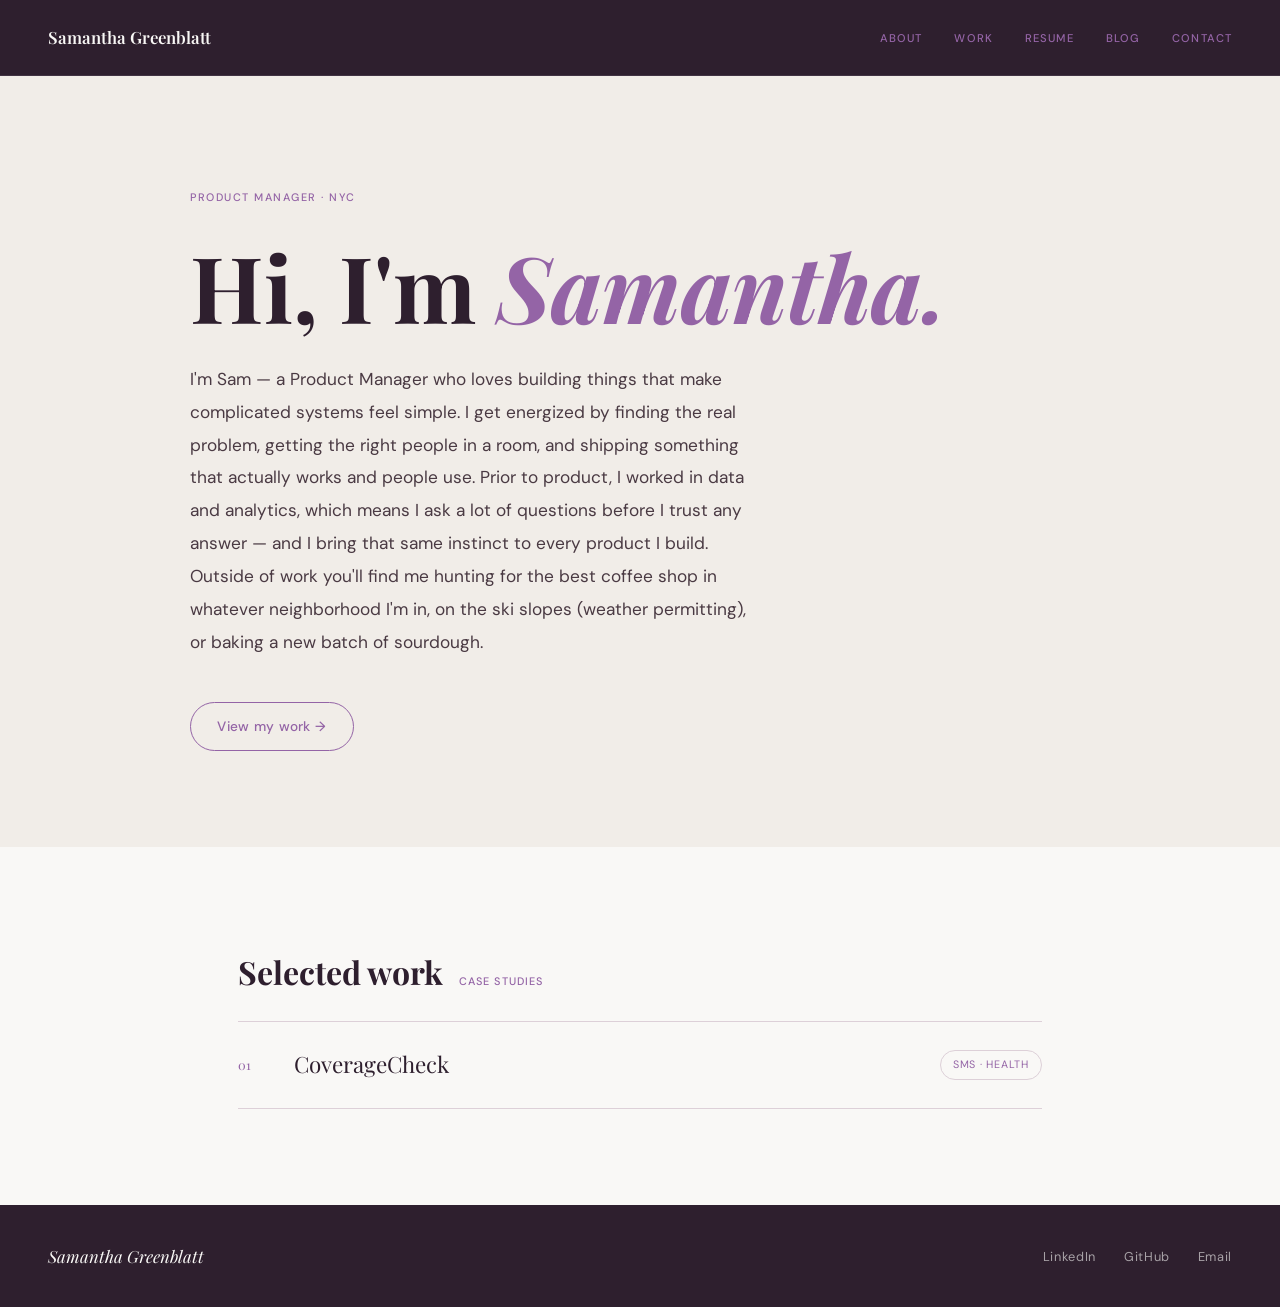
<file: index.html>
<!DOCTYPE html>
<html lang="en">
<head>
  <meta charset="UTF-8" />
  <meta name="viewport" content="width=device-width, initial-scale=1.0" />
  <title>Samantha Greenblatt — Product Manager</title>
  <link rel="icon" type="image/svg+xml" href="favicon.svg" />
  <meta property="og:title" content="Samantha Greenblatt — Product Manager" />
  <meta property="og:description" content="Product Manager based in NYC. Building things that make complicated systems feel simple." />
  <meta property="og:image" content="og-image.png" />
  <meta property="og:type" content="website" />
  <meta name="twitter:card" content="summary_large_image" />
  <link rel="stylesheet" href="styles.css" />
</head>
<body>

  <!-- ── Navigation ── -->
  <nav class="site-nav">
    <a href="index.html" class="nav-logo">Samantha Greenblatt</a>
    <ul class="nav-links">
      <li><a href="about.html">About</a></li>
      <li><a href="work.html">Work</a></li>
      <li><a href="resume.html">Resume</a></li>
      <li><a href="https://substack.com/@samanthagreenblatt" target="_blank" rel="noopener">Blog</a></li>
      <li><a href="contact.html">Contact</a></li>
    </ul>
  </nav>

  <!-- ── Hero ── -->
  <section class="hero">
    <div class="hero-inner">
      <!-- FILL IN: update title / location as needed -->
      <span class="eyebrow">Product Manager · NYC</span>

      <!-- FILL IN: update headline name if preferred differently -->
      <h1>Hi, I'm <em>Samantha.</em></h1>

      <!-- FILL IN: swap in updated bio text below -->
      <p class="hero-bio">
        I'm Sam — a Product Manager who loves building things that make complicated systems feel simple.
        I get energized by finding the real problem, getting the right people in a room, and shipping
        something that actually works and people use. Prior to product, I worked in data and analytics,
        which means I ask a lot of questions before I trust any answer — and I bring that same instinct
        to every product I build. Outside of work you'll find me hunting for the best coffee shop in
        whatever neighborhood I'm in, on the ski slopes (weather permitting), or baking a new batch of
        sourdough.
      </p>

      <a href="work.html" class="btn-pill">View my work →</a>
    </div>
  </section>

  <!-- ── Selected Work ── -->
  <section class="work-preview">
    <div class="section-header">
      <h2>Selected work</h2>
      <span class="section-label">Case studies</span>
    </div>

    <div class="case-list">
      <a href="coveragecheck.html" class="case-row">
        <span class="case-num">01</span>
        <span class="case-title">CoverageCheck</span>
        <span class="tag">SMS · Health</span>
      </a>
    </div>
  </section>

  <!-- ── Footer ── -->
  <footer class="site-footer">
    <span class="footer-name">Samantha Greenblatt</span>
    <nav class="footer-links">
      <!-- FILL IN: replace # with real LinkedIn, GitHub, and email URLs -->
      <a href="https://www.linkedin.com/in/samanthalgreenblatt/" target="_blank" rel="noopener">LinkedIn</a>
      <a href="https://github.com/samanthagreenblatt" target="_blank" rel="noopener">GitHub</a>
      <a href="mailto:sgreenblatt12@gmail.com">Email</a>
    </nav>
  </footer>

  <script>
    // Mark the current page's nav link as active
    document.querySelectorAll('.nav-links a').forEach(link => {
      if (link.getAttribute('href') === location.pathname.split('/').pop()) {
        link.classList.add('active');
      }
    });
  </script>
</body>
</html>
</file>
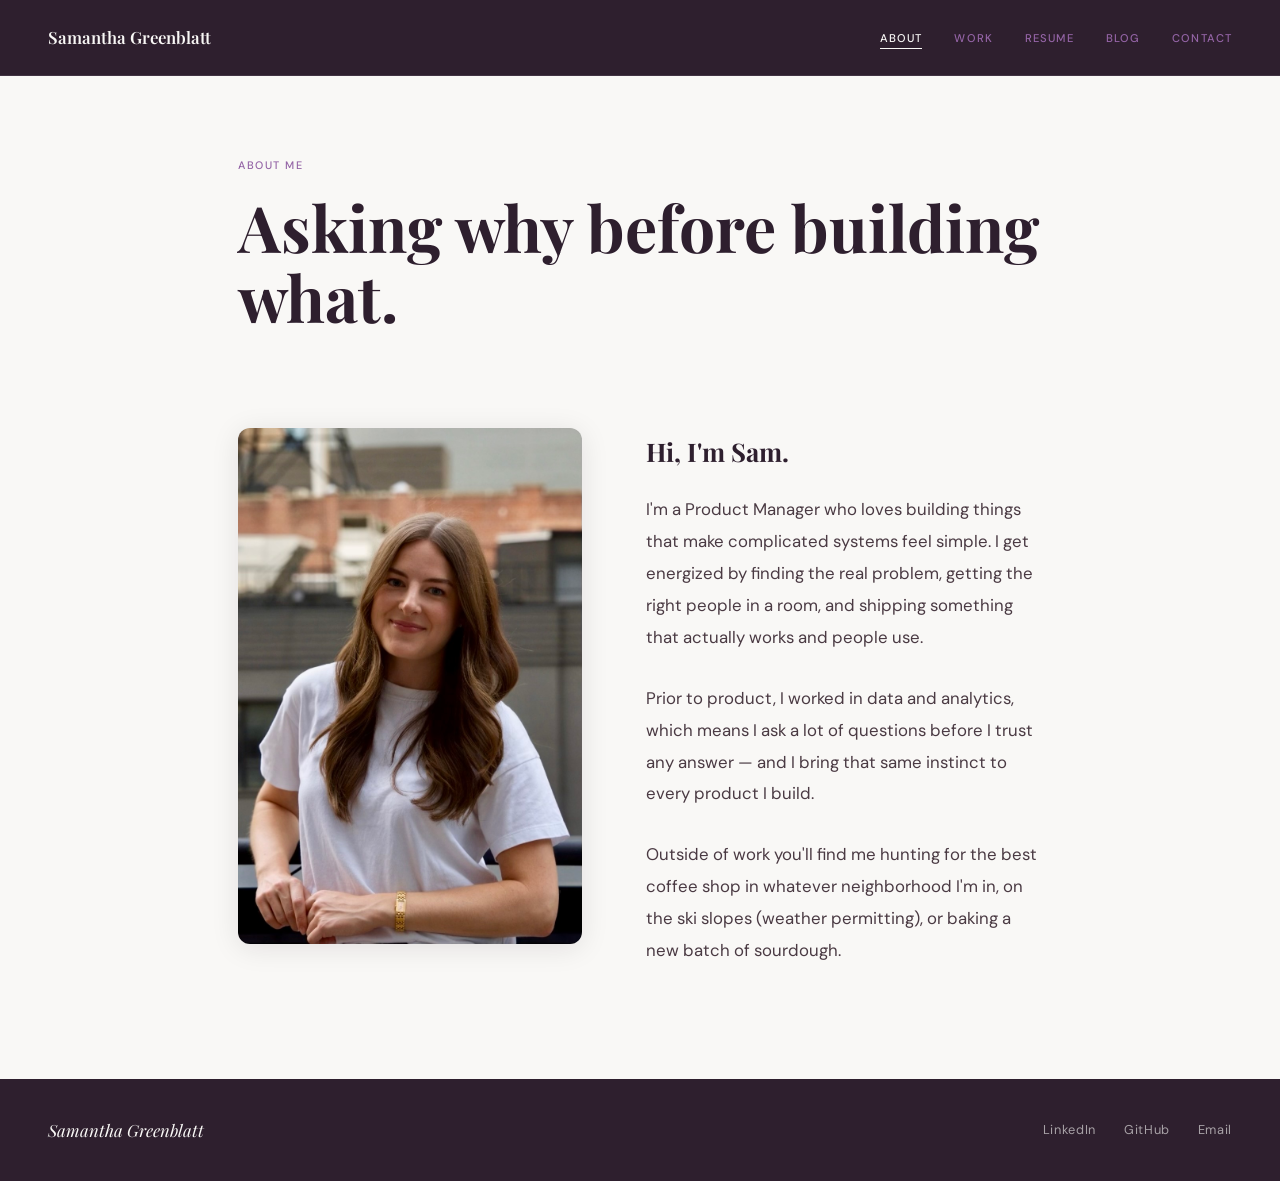
<file: about.html>
<!DOCTYPE html>
<html lang="en">
<head>
  <meta charset="UTF-8" />
  <meta name="viewport" content="width=device-width, initial-scale=1.0" />
  <title>About — Samantha Greenblatt</title>
  <link rel="icon" type="image/svg+xml" href="favicon.svg" />
  <meta property="og:title" content="About — Samantha Greenblatt" />
  <meta property="og:description" content="Product Manager based in NYC. Building things that make complicated systems feel simple." />
  <meta property="og:image" content="og-image.png" />
  <meta property="og:type" content="website" />
  <meta name="twitter:card" content="summary_large_image" />
  <link rel="stylesheet" href="styles.css" />
</head>
<body>

  <!-- ── Navigation ── -->
  <nav class="site-nav">
    <a href="index.html" class="nav-logo">Samantha Greenblatt</a>
    <ul class="nav-links">
      <li><a href="about.html" class="active">About</a></li>
      <li><a href="work.html">Work</a></li>
      <li><a href="resume.html">Resume</a></li>
      <li><a href="https://substack.com/@samanthagreenblatt" target="_blank" rel="noopener">Blog</a></li>
      <li><a href="contact.html">Contact</a></li>
    </ul>
  </nav>

  <!-- ── Page header ── -->
  <header class="page-header">
    <!-- FILL IN: update eyebrow label if desired -->
    <span class="eyebrow">About me</span>
    <h1>Asking why before building what.</h1>
  </header>

  <!-- ── About body ── -->
  <main class="page-body">
    <div class="about-grid">

      <!-- Photo — using headshot.jpg from portfolio folder -->
      <!-- FILL IN: swap headshot.jpg with updated photo if needed; alt text reflects real description -->
      <img
        src="headshot.jpg"
        alt="Samantha Greenblatt"
        class="about-photo"
      />

      <div class="about-text">
        <!-- FILL IN: update section heading if desired -->
        <h2>Hi, I'm Sam.</h2>

        <!-- FILL IN: swap in updated bio text below -->
        <p>
          I'm a Product Manager who loves building things that make complicated systems feel simple.
          I get energized by finding the real problem, getting the right people in a room, and shipping
          something that actually works and people use.
        </p>
        <br />
        <p>
          Prior to product, I worked in data and analytics, which means I ask a lot of questions before
          I trust any answer — and I bring that same instinct to every product I build.
        </p>
        <br />
        <p>
          Outside of work you'll find me hunting for the best coffee shop in whatever neighborhood I'm in,
          on the ski slopes (weather permitting), or baking a new batch of sourdough.
        </p>

        <!-- FILL IN: add additional sections (experience highlights, values, etc.) here -->
      </div>

    </div>
  </main>

  <!-- ── Footer ── -->
  <footer class="site-footer">
    <span class="footer-name">Samantha Greenblatt</span>
    <nav class="footer-links">
      <!-- FILL IN: replace # with real LinkedIn, GitHub, and email URLs -->
      <a href="https://www.linkedin.com/in/samanthalgreenblatt/" target="_blank" rel="noopener">LinkedIn</a>
      <a href="https://github.com/samanthagreenblatt" target="_blank" rel="noopener">GitHub</a>
      <a href="mailto:sgreenblatt12@gmail.com">Email</a>
    </nav>
  </footer>

</body>
</html>
</file>
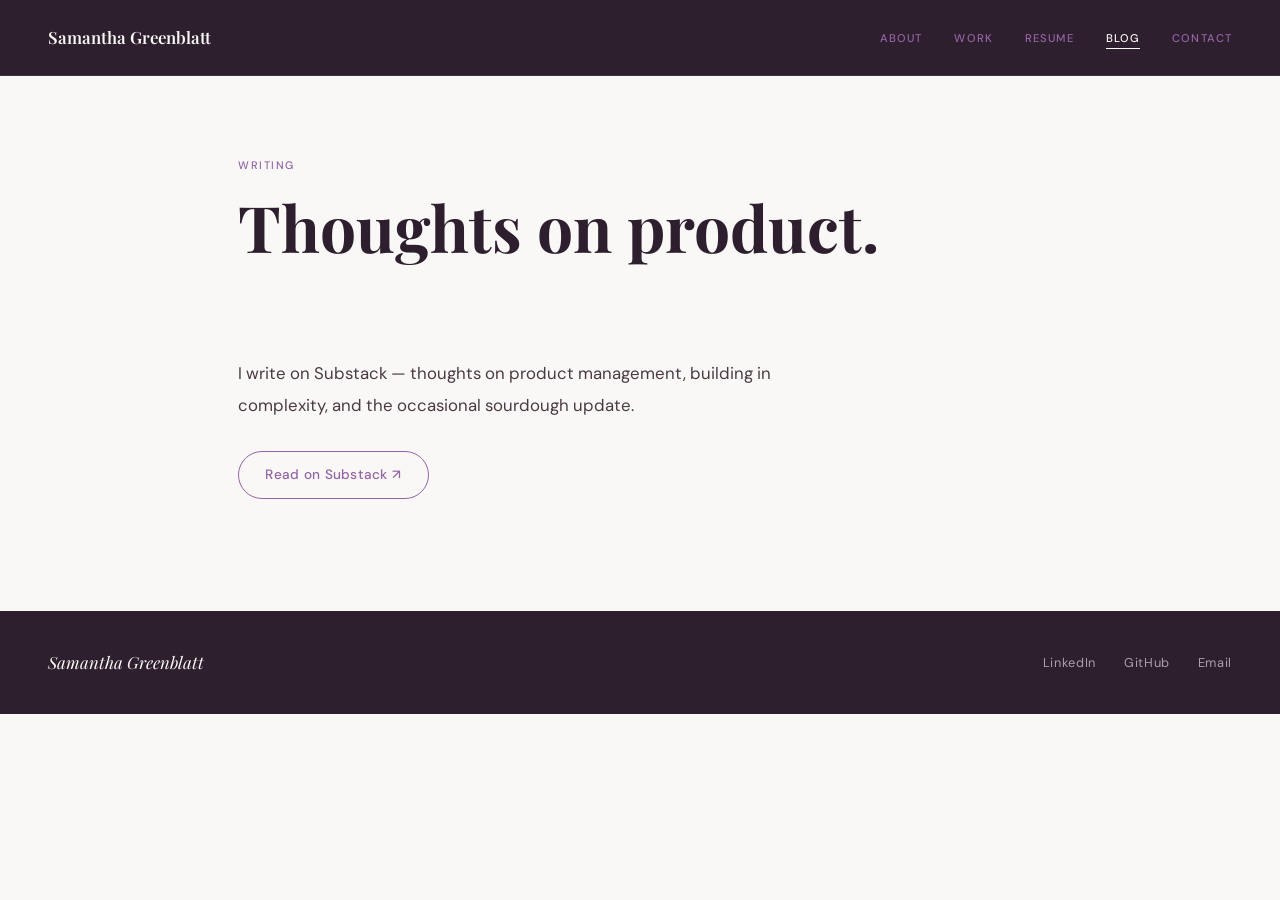
<file: blog.html>
<!DOCTYPE html>
<html lang="en">
<head>
  <meta charset="UTF-8" />
  <meta name="viewport" content="width=device-width, initial-scale=1.0" />
  <title>Blog — Samantha Greenblatt</title>
  <link rel="icon" type="image/svg+xml" href="favicon.svg" />
  <meta property="og:title" content="Blog — Samantha Greenblatt" />
  <meta property="og:description" content="Product Manager based in NYC. Building things that make complicated systems feel simple." />
  <meta property="og:image" content="og-image.png" />
  <meta property="og:type" content="website" />
  <meta name="twitter:card" content="summary_large_image" />
  <link rel="stylesheet" href="styles.css" />
</head>
<body>

  <!-- ── Navigation ── -->
  <nav class="site-nav">
    <a href="index.html" class="nav-logo">Samantha Greenblatt</a>
    <ul class="nav-links">
      <li><a href="about.html">About</a></li>
      <li><a href="work.html">Work</a></li>
      <li><a href="resume.html">Resume</a></li>
      <li><a href="blog.html" class="active">Blog</a></li>
      <li><a href="contact.html">Contact</a></li>
    </ul>
  </nav>

  <!-- ── Page header ── -->
  <header class="page-header">
    <!-- FILL IN: update eyebrow label if desired -->
    <span class="eyebrow">Writing</span>
    <h1>Thoughts on product.</h1>
  </header>

  <main class="page-body">
    <div class="coming-soon">
      <p>
        I write on Substack — thoughts on product management, building in complexity,
        and the occasional sourdough update.
      </p>
      <br />
      <a href="https://substack.com/@samanthagreenblatt" target="_blank" rel="noopener" class="btn-pill">
        Read on Substack ↗
      </a>
    </div>
  </main>

  <!-- ── Footer ── -->
  <footer class="site-footer">
    <span class="footer-name">Samantha Greenblatt</span>
    <nav class="footer-links">
      <!-- FILL IN: replace # with real LinkedIn, GitHub, and email URLs -->
      <a href="https://www.linkedin.com/in/samanthalgreenblatt/" target="_blank" rel="noopener">LinkedIn</a>
      <a href="https://github.com/samanthagreenblatt" target="_blank" rel="noopener">GitHub</a>
      <a href="mailto:sgreenblatt12@gmail.com">Email</a>
    </nav>
  </footer>

</body>
</html>
</file>
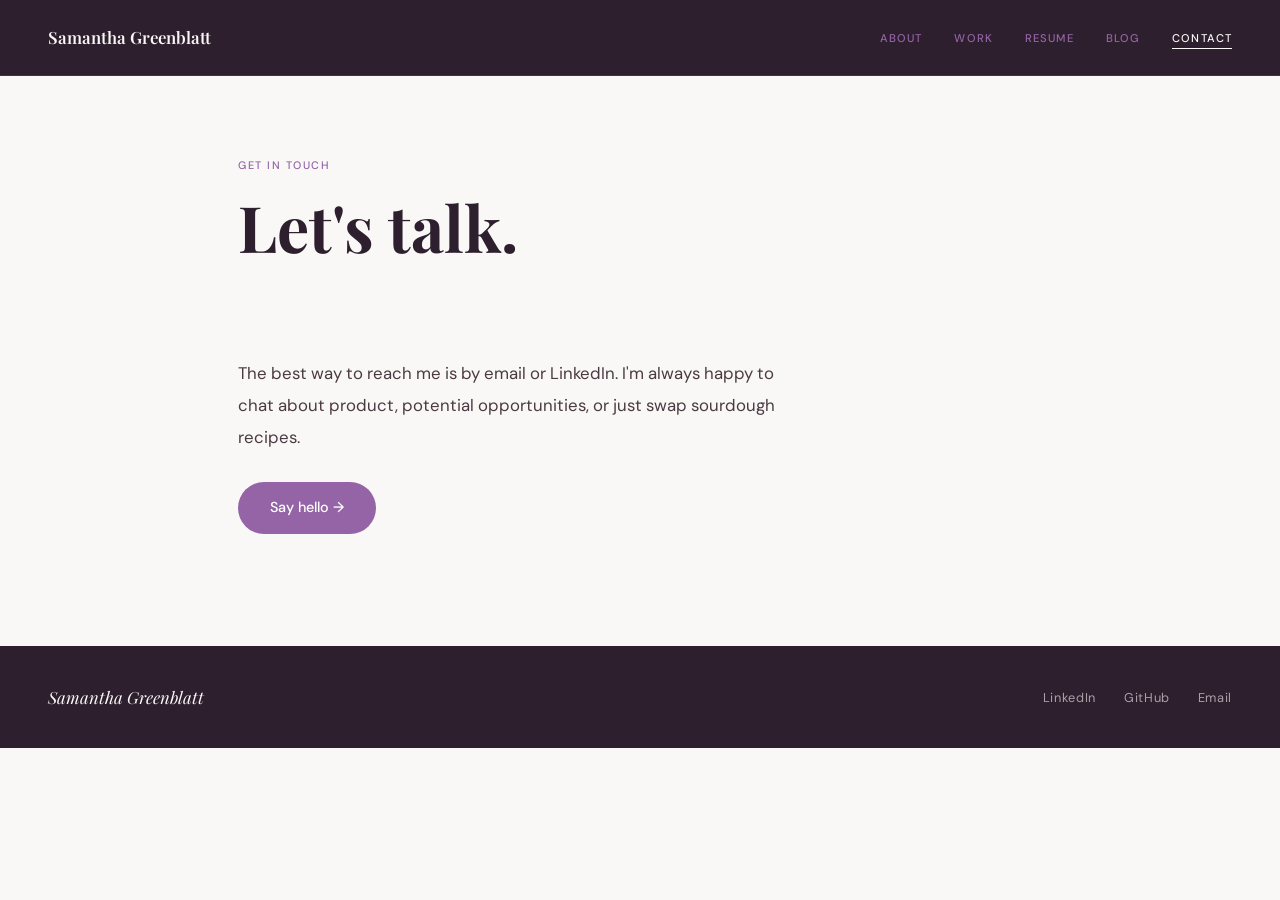
<file: contact.html>
<!DOCTYPE html>
<html lang="en">
<head>
  <meta charset="UTF-8" />
  <meta name="viewport" content="width=device-width, initial-scale=1.0" />
  <title>Contact — Samantha Greenblatt</title>
  <link rel="icon" type="image/svg+xml" href="favicon.svg" />
  <meta property="og:title" content="Contact — Samantha Greenblatt" />
  <meta property="og:description" content="Product Manager based in NYC. Building things that make complicated systems feel simple." />
  <meta property="og:image" content="og-image.png" />
  <meta property="og:type" content="website" />
  <meta name="twitter:card" content="summary_large_image" />
  <link rel="stylesheet" href="styles.css" />
</head>
<body>

  <!-- ── Navigation ── -->
  <nav class="site-nav">
    <a href="index.html" class="nav-logo">Samantha Greenblatt</a>
    <ul class="nav-links">
      <li><a href="about.html">About</a></li>
      <li><a href="work.html">Work</a></li>
      <li><a href="resume.html">Resume</a></li>
      <li><a href="https://substack.com/@samanthagreenblatt" target="_blank" rel="noopener">Blog</a></li>
      <li><a href="contact.html" class="active">Contact</a></li>
    </ul>
  </nav>

  <!-- ── Page header ── -->
  <header class="page-header">
    <!-- FILL IN: update eyebrow label if desired -->
    <span class="eyebrow">Get in touch</span>
    <h1>Let's talk.</h1>
  </header>

  <!-- ── Placeholder body ── -->
  <main class="page-body">
    <div class="coming-soon">
      <!-- FILL IN: replace with a real contact form or preferred contact method.
           Options: embedded form (Formspree, Netlify Forms), direct email link,
           or LinkedIn CTA. -->
      <p>
        The best way to reach me is by email or LinkedIn. I'm always happy to chat
        about product, potential opportunities, or just swap sourdough recipes.
      </p>
      <br />
      <!-- FILL IN: replace the href values with real email and LinkedIn URL -->
      <a href="mailto:sgreenblatt12@gmail.com" class="btn-primary">Say hello →</a>
    </div>
  </main>

  <!-- ── Footer ── -->
  <footer class="site-footer">
    <span class="footer-name">Samantha Greenblatt</span>
    <nav class="footer-links">
      <!-- FILL IN: replace # with real LinkedIn, GitHub, and email URLs -->
      <a href="https://www.linkedin.com/in/samanthalgreenblatt/" target="_blank" rel="noopener">LinkedIn</a>
      <a href="https://github.com/samanthagreenblatt" target="_blank" rel="noopener">GitHub</a>
      <a href="mailto:sgreenblatt12@gmail.com">Email</a>
    </nav>
  </footer>

</body>
</html>
</file>
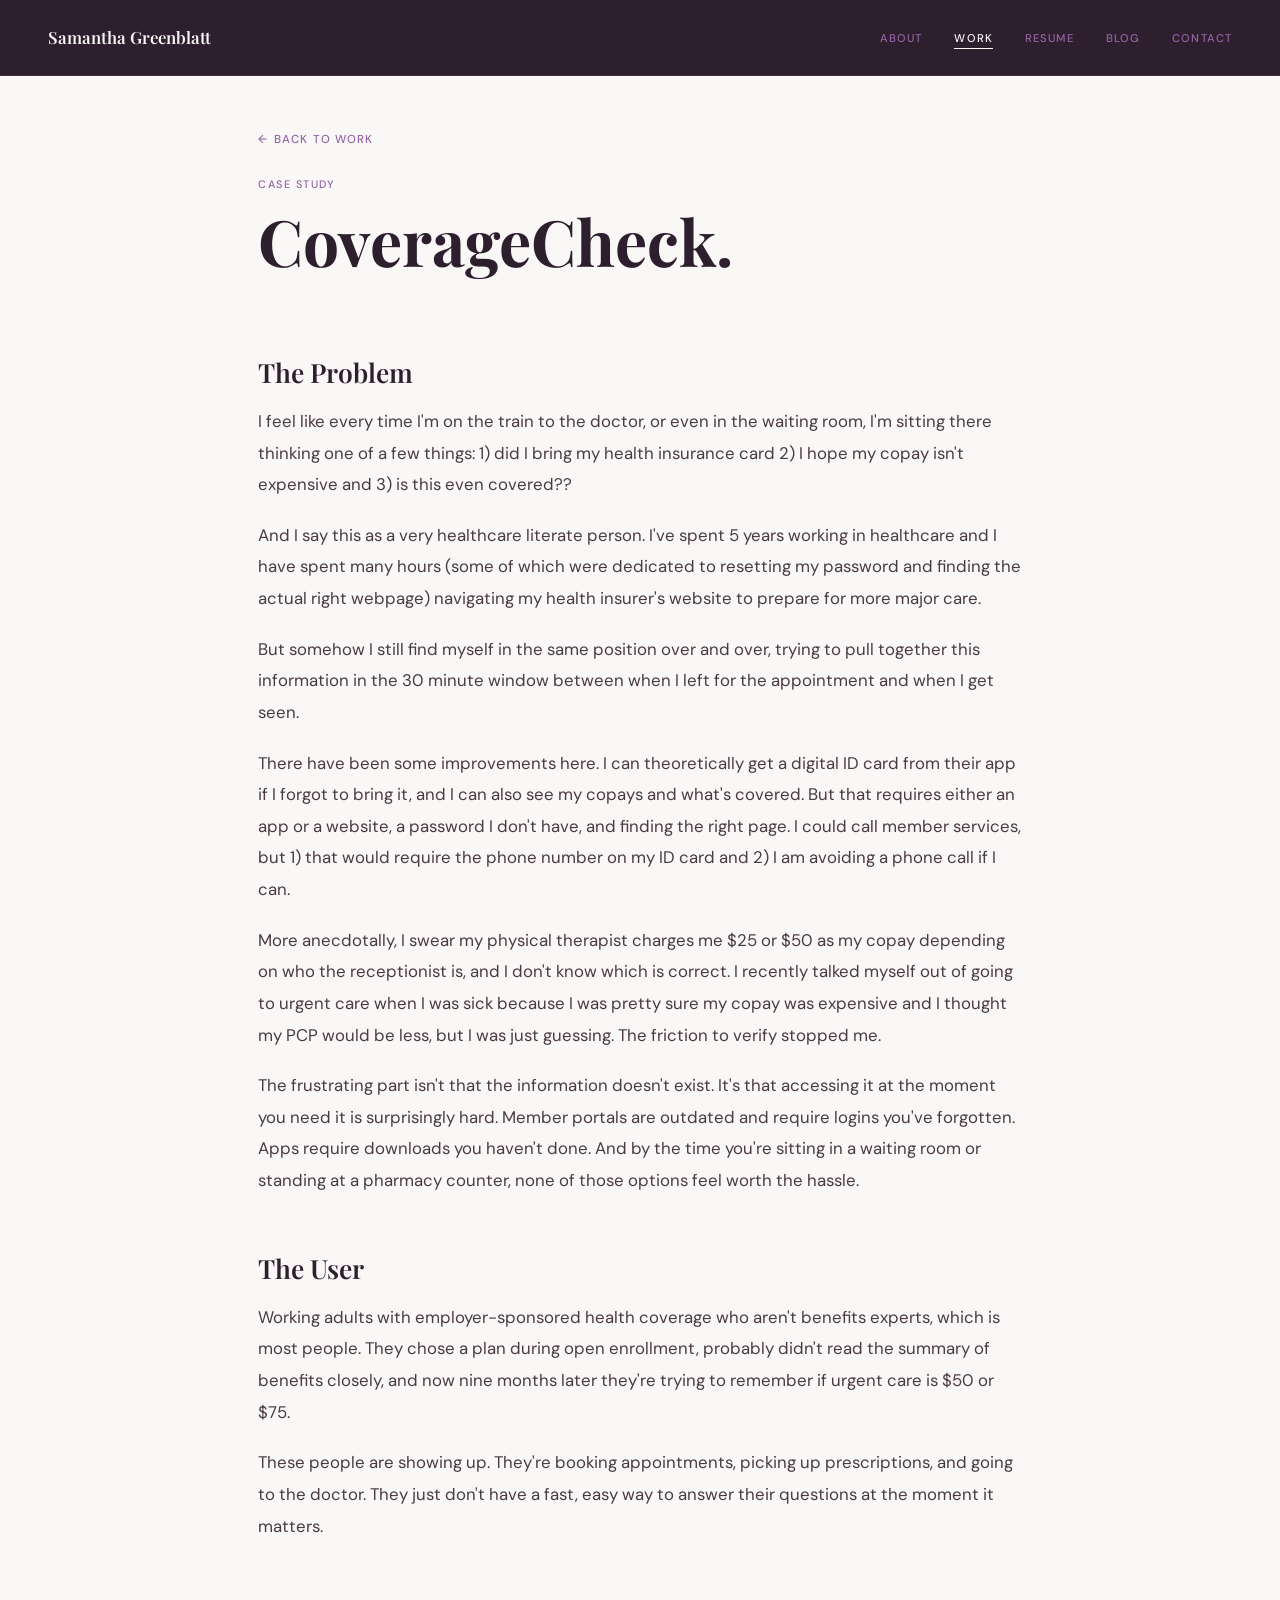
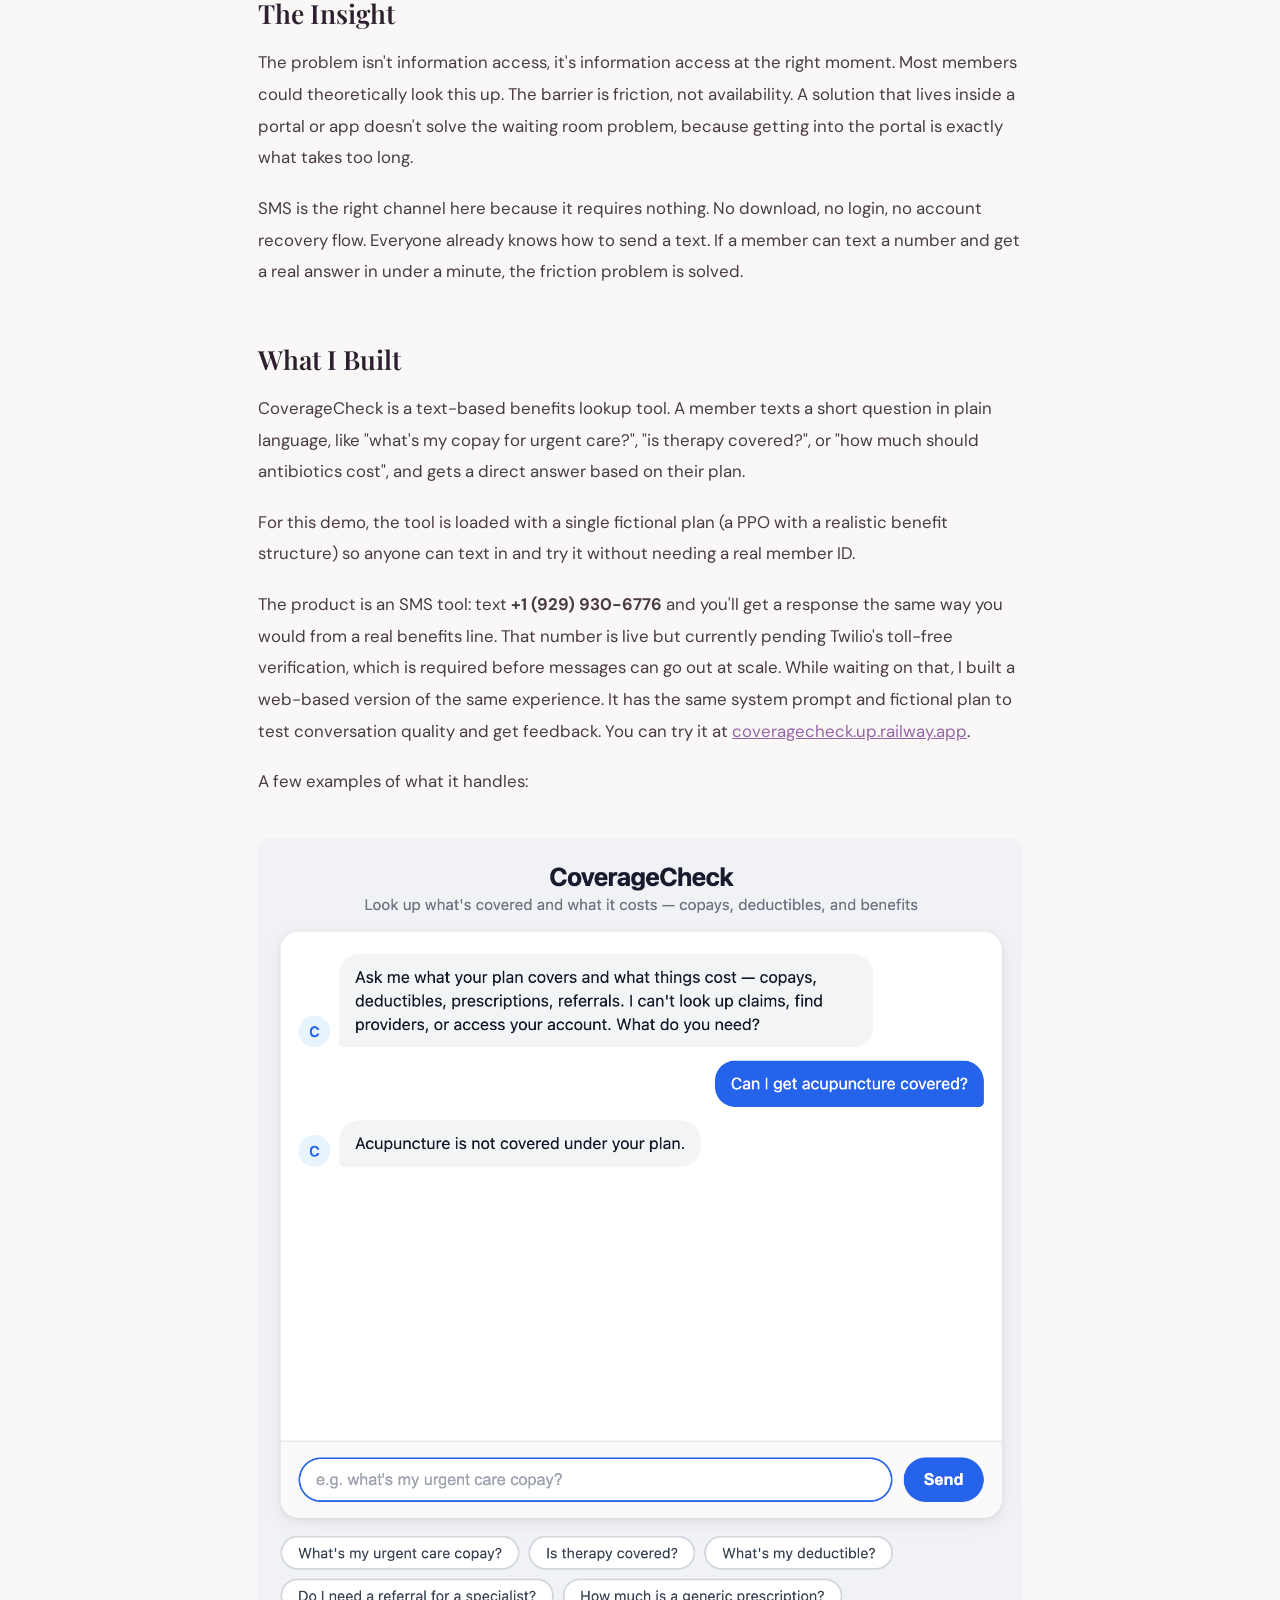
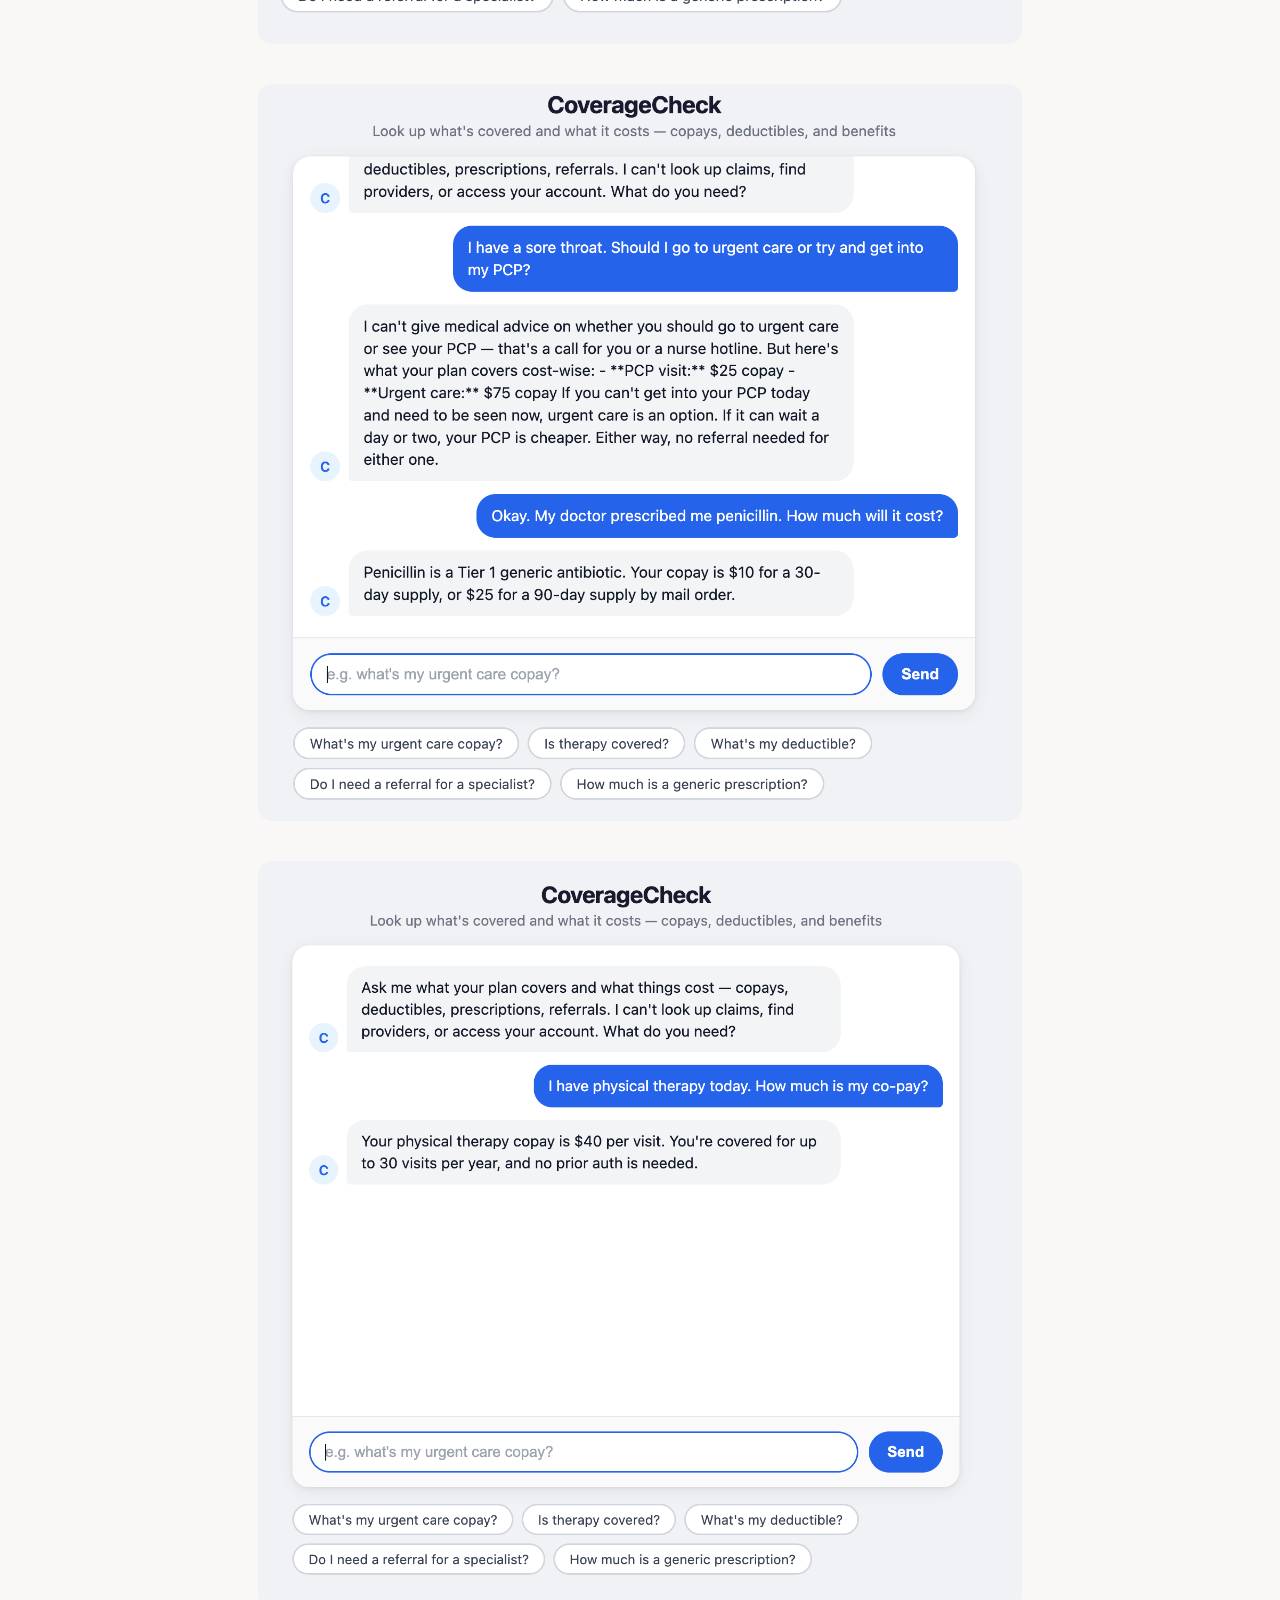
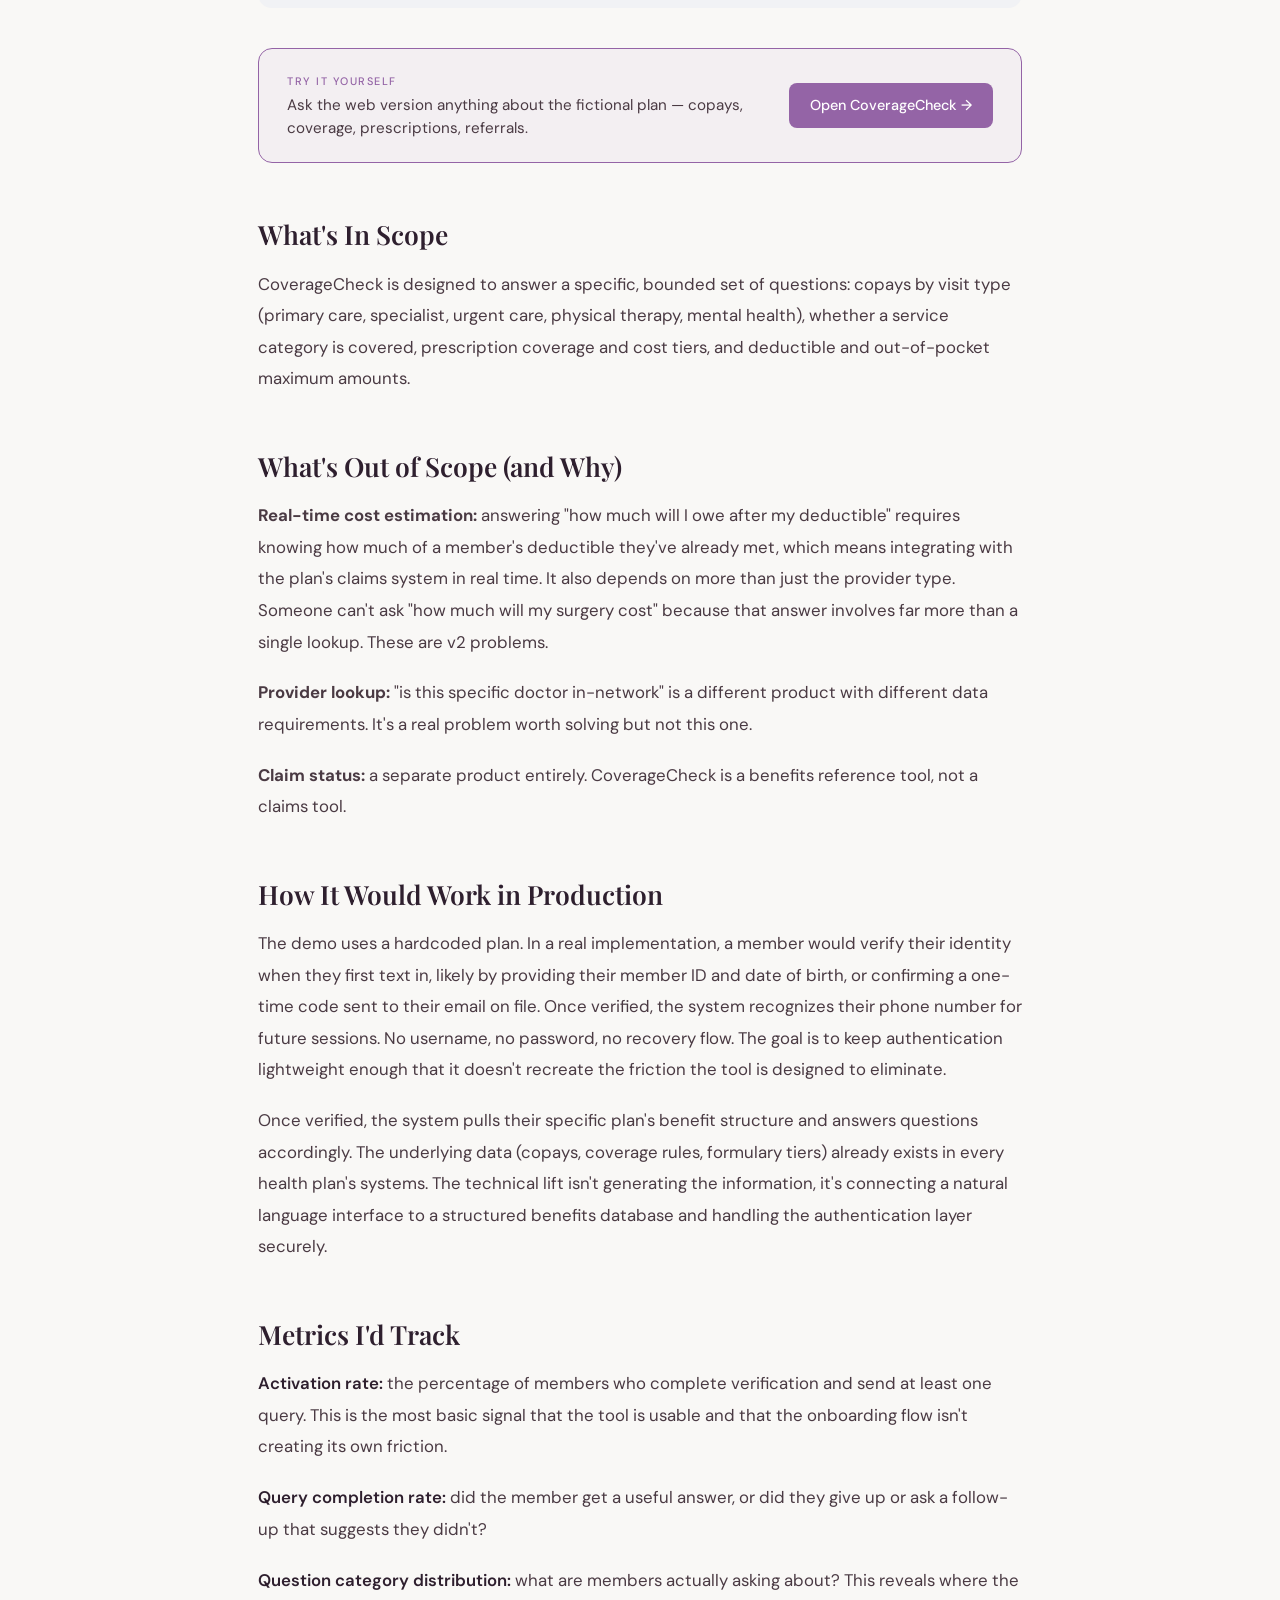
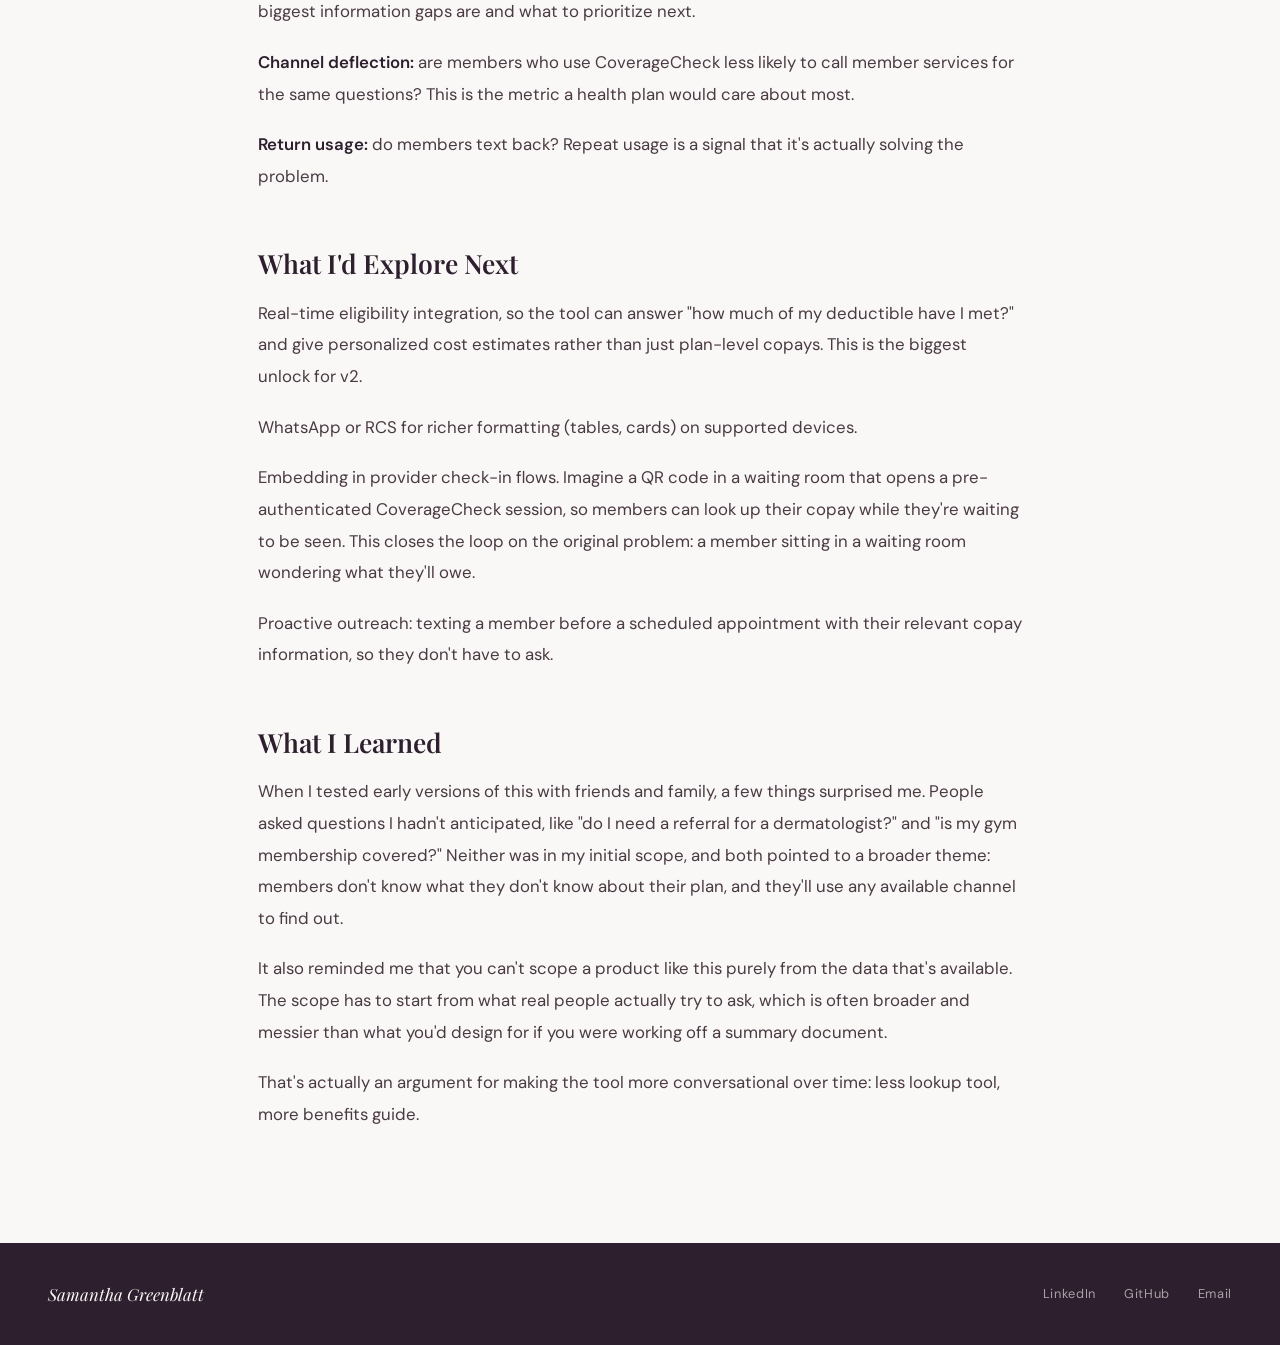
<file: coveragecheck.html>
<!DOCTYPE html>
<html lang="en">
<head>
  <meta charset="UTF-8" />
  <meta name="viewport" content="width=device-width, initial-scale=1.0" />
  <title>CoverageCheck — Samantha Greenblatt</title>
  <link rel="icon" type="image/svg+xml" href="favicon.svg" />
  <meta name="description" content="CoverageCheck: an SMS-based health insurance benefits lookup tool. A product case study by Samantha Greenblatt." />
  <meta property="og:title" content="CoverageCheck — Samantha Greenblatt" />
  <meta property="og:description" content="An SMS-based health insurance benefits lookup tool. A product case study." />
  <meta property="og:image" content="og-image.png" />
  <meta property="og:type" content="website" />
  <meta name="twitter:card" content="summary_large_image" />
  <link rel="stylesheet" href="styles.css" />
  <style>
    /* ── Case study layout ── */
    .case-study-header {
      max-width: 860px;
      margin: 0 auto;
      padding: 3rem var(--pad-x) 2.5rem;
    }

    .case-study-body {
      max-width: 860px;
      margin: 0 auto;
      padding: 0 var(--pad-x) 7rem;
    }

    /* Back link */
    .back-link {
      display: inline-flex;
      align-items: center;
      gap: 0.35rem;
      font-size: 0.72rem;
      letter-spacing: 0.1em;
      text-transform: uppercase;
      font-weight: 500;
      color: var(--accent);
      text-decoration: none;
      margin-bottom: 1.5rem;
      transition: color 0.2s, gap 0.2s;
    }
    .back-link:hover {
      color: var(--headline);
      gap: 0.55rem;
    }
    .back-link::before { content: "←"; }

    /* ── Section headings ── */
    .case-study-body h2 {
      font-family: var(--serif);
      font-size: 1.65rem;
      color: var(--headline);
      font-weight: 600;
      margin-top: 3.5rem;
      margin-bottom: 1.1rem;
      line-height: 1.2;
    }

    .case-study-body h2:first-of-type {
      margin-top: 2.5rem;
    }

    .case-study-body p {
      font-size: 1.05rem;
      line-height: 1.88;
      margin-bottom: 1.2rem;
      color: var(--body-text);
    }

    .case-study-body p:last-child { margin-bottom: 0; }

    /* ── Screenshot placeholder ── */
    .screenshot-placeholder {
      display: flex;
      align-items: center;
      justify-content: center;
      height: 240px;
      border: 1.5px dashed var(--border);
      border-radius: 14px;
      background: rgba(148, 100, 166, 0.035);
      margin: 2.5rem 0;
      color: var(--border);
      font-size: 0.72rem;
      letter-spacing: 0.1em;
      text-transform: uppercase;
      font-weight: 500;
    }

    /* ── Demo block ── */
    .demo-block {
      border: 1.5px solid var(--border);
      border-radius: 14px;
      background: var(--hero-bg);
      padding: 2rem 2rem 1.75rem;
      margin: 2.5rem 0;
    }

    .demo-label {
      display: block;
      font-size: 0.68rem;
      letter-spacing: 0.14em;
      text-transform: uppercase;
      font-weight: 500;
      color: var(--accent);
      margin-bottom: 1.25rem;
    }

    /* SMS bubble column */
    .demo-bubbles {
      display: flex;
      flex-direction: column;
      align-items: flex-end;
      gap: 0.55rem;
    }

    .demo-bubble {
      background: var(--accent);
      color: #fff;
      font-family: var(--sans);
      font-size: 0.95rem;
      line-height: 1.45;
      padding: 0.6rem 1.05rem;
      border-radius: 18px 18px 4px 18px;
      max-width: 88%;
      display: inline-block;
    }

    /* ── Try it CTA ── */
    .try-it-block {
      display: flex;
      align-items: center;
      justify-content: space-between;
      gap: 1.5rem;
      border: 1.5px solid var(--accent);
      border-radius: 14px;
      background: rgba(148, 100, 166, 0.06);
      padding: 1.4rem 1.75rem;
      margin: 1rem 0 2.5rem;
    }

    .try-it-block .try-it-text {
      display: flex;
      flex-direction: column;
      gap: 0.2rem;
    }

    .try-it-block .try-it-label {
      font-size: 0.68rem;
      letter-spacing: 0.14em;
      text-transform: uppercase;
      font-weight: 500;
      color: var(--accent);
    }

    .try-it-block .try-it-desc {
      font-size: 0.95rem;
      color: var(--body-text);
      line-height: 1.5;
      margin: 0;
    }

    .try-it-block .try-it-btn {
      flex-shrink: 0;
      display: inline-block;
      background: var(--accent);
      color: #fff;
      text-decoration: none;
      font-size: 0.9rem;
      font-weight: 500;
      padding: 0.6rem 1.3rem;
      border-radius: 8px;
      transition: opacity 0.2s;
      white-space: nowrap;
    }

    .try-it-block .try-it-btn:hover { opacity: 0.85; }

    /* ── Metric / "next" paragraphs ── */
    .metric-name {
      font-weight: 600;
      color: var(--headline);
    }
  </style>
</head>
<body>

  <!-- ── Navigation ── -->
  <nav class="site-nav">
    <a href="index.html" class="nav-logo">Samantha Greenblatt</a>
    <ul class="nav-links">
      <li><a href="about.html">About</a></li>
      <li><a href="work.html" class="active">Work</a></li>
      <li><a href="resume.html">Resume</a></li>
      <li><a href="https://substack.com/@samanthagreenblatt" target="_blank" rel="noopener">Blog</a></li>
      <li><a href="contact.html">Contact</a></li>
    </ul>
  </nav>

  <!-- ── Page header ── -->
  <header class="case-study-header">
    <a href="work.html" class="back-link">Back to work</a>
    <span class="eyebrow">Case study</span>
    <h1 style="font-family: var(--serif); font-size: clamp(2.6rem, 5vw, 4.2rem); color: var(--headline); line-height: 1.1; margin-top: 0.75rem;">CoverageCheck.</h1>
  </header>

  <!-- ── Case study body ── -->
  <main class="case-study-body">

    <h2>The Problem</h2>

    <p>I feel like every time I'm on the train to the doctor, or even in the waiting room, I'm sitting there thinking one of a few things: 1) did I bring my health insurance card 2) I hope my copay isn't expensive and 3) is this even covered??</p>

    <p>And I say this as a very healthcare literate person. I've spent 5 years working in healthcare and I have spent many hours (some of which were dedicated to resetting my password and finding the actual right webpage) navigating my health insurer's website to prepare for more major care.</p>

    <p>But somehow I still find myself in the same position over and over, trying to pull together this information in the 30 minute window between when I left for the appointment and when I get seen.</p>

    <p>There have been some improvements here. I can theoretically get a digital ID card from their app if I forgot to bring it, and I can also see my copays and what's covered. But that requires either an app or a website, a password I don't have, and finding the right page. I could call member services, but 1) that would require the phone number on my ID card and 2) I am avoiding a phone call if I can.</p>

    <p>More anecdotally, I swear my physical therapist charges me $25 or $50 as my copay depending on who the receptionist is, and I don't know which is correct. I recently talked myself out of going to urgent care when I was sick because I was pretty sure my copay was expensive and I thought my PCP would be less, but I was just guessing. The friction to verify stopped me.</p>

    <p>The frustrating part isn't that the information doesn't exist. It's that accessing it at the moment you need it is surprisingly hard. Member portals are outdated and require logins you've forgotten. Apps require downloads you haven't done. And by the time you're sitting in a waiting room or standing at a pharmacy counter, none of those options feel worth the hassle.</p>

    <h2>The User</h2>

    <p>Working adults with employer-sponsored health coverage who aren't benefits experts, which is most people. They chose a plan during open enrollment, probably didn't read the summary of benefits closely, and now nine months later they're trying to remember if urgent care is $50 or $75.</p>

    <p>These people are showing up. They're booking appointments, picking up prescriptions, and going to the doctor. They just don't have a fast, easy way to answer their questions at the moment it matters.</p>

    <h2>The Insight</h2>

    <p>The problem isn't information access, it's information access at the right moment. Most members could theoretically look this up. The barrier is friction, not availability. A solution that lives inside a portal or app doesn't solve the waiting room problem, because getting into the portal is exactly what takes too long.</p>

    <p>SMS is the right channel here because it requires nothing. No download, no login, no account recovery flow. Everyone already knows how to send a text. If a member can text a number and get a real answer in under a minute, the friction problem is solved.</p>

    <h2>What I Built</h2>

    <p>CoverageCheck is a text-based benefits lookup tool. A member texts a short question in plain language, like "what's my copay for urgent care?", "is therapy covered?", or "how much should antibiotics cost", and gets a direct answer based on their plan.</p>

    <p>For this demo, the tool is loaded with a single fictional plan (a PPO with a realistic benefit structure) so anyone can text in and try it without needing a real member ID.</p>

    <p>The product is an SMS tool: text <strong>+1 (929) 930-6776</strong> and you'll get a response the same way you would from a real benefits line. That number is live but currently pending Twilio's toll-free verification, which is required before messages can go out at scale. While waiting on that, I built a web-based version of the same experience. It has the same system prompt and fictional plan to test conversation quality and get feedback. You can try it at <a href="https://coveragecheck.up.railway.app" target="_blank" rel="noopener">coveragecheck.up.railway.app</a>.</p>

    <p>A few examples of what it handles:</p>

    <img src="coveragecheck-pt-copay.png" alt="CoverageCheck conversation: physical therapy copay question" style="width:100%;border-radius:14px;margin:2.5rem 0;display:block;" />
    <img src="coveragecheck-urgent-care-pcp.png" alt="CoverageCheck conversation: urgent care vs PCP copay comparison and prescription cost" style="width:100%;border-radius:14px;margin:2.5rem 0;display:block;" />
    <img src="coveragecheck-acupuncture.png" alt="CoverageCheck conversation: acupuncture coverage question" style="width:100%;border-radius:14px;margin:2.5rem 0;display:block;" />

    <div class="try-it-block">
      <div class="try-it-text">
        <span class="try-it-label">Try it yourself</span>
        <p class="try-it-desc">Ask the web version anything about the fictional plan — copays, coverage, prescriptions, referrals.</p>
      </div>
      <a href="https://coveragecheck.up.railway.app" target="_blank" rel="noopener" class="try-it-btn">Open CoverageCheck →</a>
    </div>

    <h2>What's In Scope</h2>

    <p>CoverageCheck is designed to answer a specific, bounded set of questions: copays by visit type (primary care, specialist, urgent care, physical therapy, mental health), whether a service category is covered, prescription coverage and cost tiers, and deductible and out-of-pocket maximum amounts.</p>

    <h2>What's Out of Scope (and Why)</h2>

    <p><strong>Real-time cost estimation:</strong> answering "how much will I owe after my deductible" requires knowing how much of a member's deductible they've already met, which means integrating with the plan's claims system in real time. It also depends on more than just the provider type. Someone can't ask "how much will my surgery cost" because that answer involves far more than a single lookup. These are v2 problems.</p>

    <p><strong>Provider lookup:</strong> "is this specific doctor in-network" is a different product with different data requirements. It's a real problem worth solving but not this one.</p>

    <p><strong>Claim status:</strong> a separate product entirely. CoverageCheck is a benefits reference tool, not a claims tool.</p>

    <h2>How It Would Work in Production</h2>

    <p>The demo uses a hardcoded plan. In a real implementation, a member would verify their identity when they first text in, likely by providing their member ID and date of birth, or confirming a one-time code sent to their email on file. Once verified, the system recognizes their phone number for future sessions. No username, no password, no recovery flow. The goal is to keep authentication lightweight enough that it doesn't recreate the friction the tool is designed to eliminate.</p>

    <p>Once verified, the system pulls their specific plan's benefit structure and answers questions accordingly. The underlying data (copays, coverage rules, formulary tiers) already exists in every health plan's systems. The technical lift isn't generating the information, it's connecting a natural language interface to a structured benefits database and handling the authentication layer securely.</p>

    <h2>Metrics I'd Track</h2>

    <p><span class="metric-name">Activation rate:</span> the percentage of members who complete verification and send at least one query. This is the most basic signal that the tool is usable and that the onboarding flow isn't creating its own friction.</p>

    <p><span class="metric-name">Query completion rate:</span> did the member get a useful answer, or did they give up or ask a follow-up that suggests they didn't?</p>

    <p><span class="metric-name">Question category distribution:</span> what are members actually asking about? This reveals where the biggest information gaps are and what to prioritize next.</p>

    <p><span class="metric-name">Channel deflection:</span> are members who use CoverageCheck less likely to call member services for the same questions? This is the metric a health plan would care about most.</p>

    <p><span class="metric-name">Return usage:</span> do members text back? Repeat usage is a signal that it's actually solving the problem.</p>

    <h2>What I'd Explore Next</h2>

    <p>Real-time eligibility integration, so the tool can answer "how much of my deductible have I met?" and give personalized cost estimates rather than just plan-level copays. This is the biggest unlock for v2.</p>

    <p>WhatsApp or RCS for richer formatting (tables, cards) on supported devices.</p>

    <p>Embedding in provider check-in flows. Imagine a QR code in a waiting room that opens a pre-authenticated CoverageCheck session, so members can look up their copay while they're waiting to be seen. This closes the loop on the original problem: a member sitting in a waiting room wondering what they'll owe.</p>

    <p>Proactive outreach: texting a member before a scheduled appointment with their relevant copay information, so they don't have to ask.</p>

    <h2>What I Learned</h2>

    <p>When I tested early versions of this with friends and family, a few things surprised me. People asked questions I hadn't anticipated, like "do I need a referral for a dermatologist?" and "is my gym membership covered?" Neither was in my initial scope, and both pointed to a broader theme: members don't know what they don't know about their plan, and they'll use any available channel to find out.</p>

    <p>It also reminded me that you can't scope a product like this purely from the data that's available. The scope has to start from what real people actually try to ask, which is often broader and messier than what you'd design for if you were working off a summary document.</p>

    <p>That's actually an argument for making the tool more conversational over time: less lookup tool, more benefits guide.</p>

  </main>

  <!-- ── Footer ── -->
  <footer class="site-footer">
    <span class="footer-name">Samantha Greenblatt</span>
    <nav class="footer-links">
      <a href="https://www.linkedin.com/in/samanthalgreenblatt/" target="_blank" rel="noopener">LinkedIn</a>
      <a href="https://github.com/samanthagreenblatt" target="_blank" rel="noopener">GitHub</a>
      <a href="mailto:sgreenblatt12@gmail.com">Email</a>
    </nav>
  </footer>

</body>
</html>
</file>
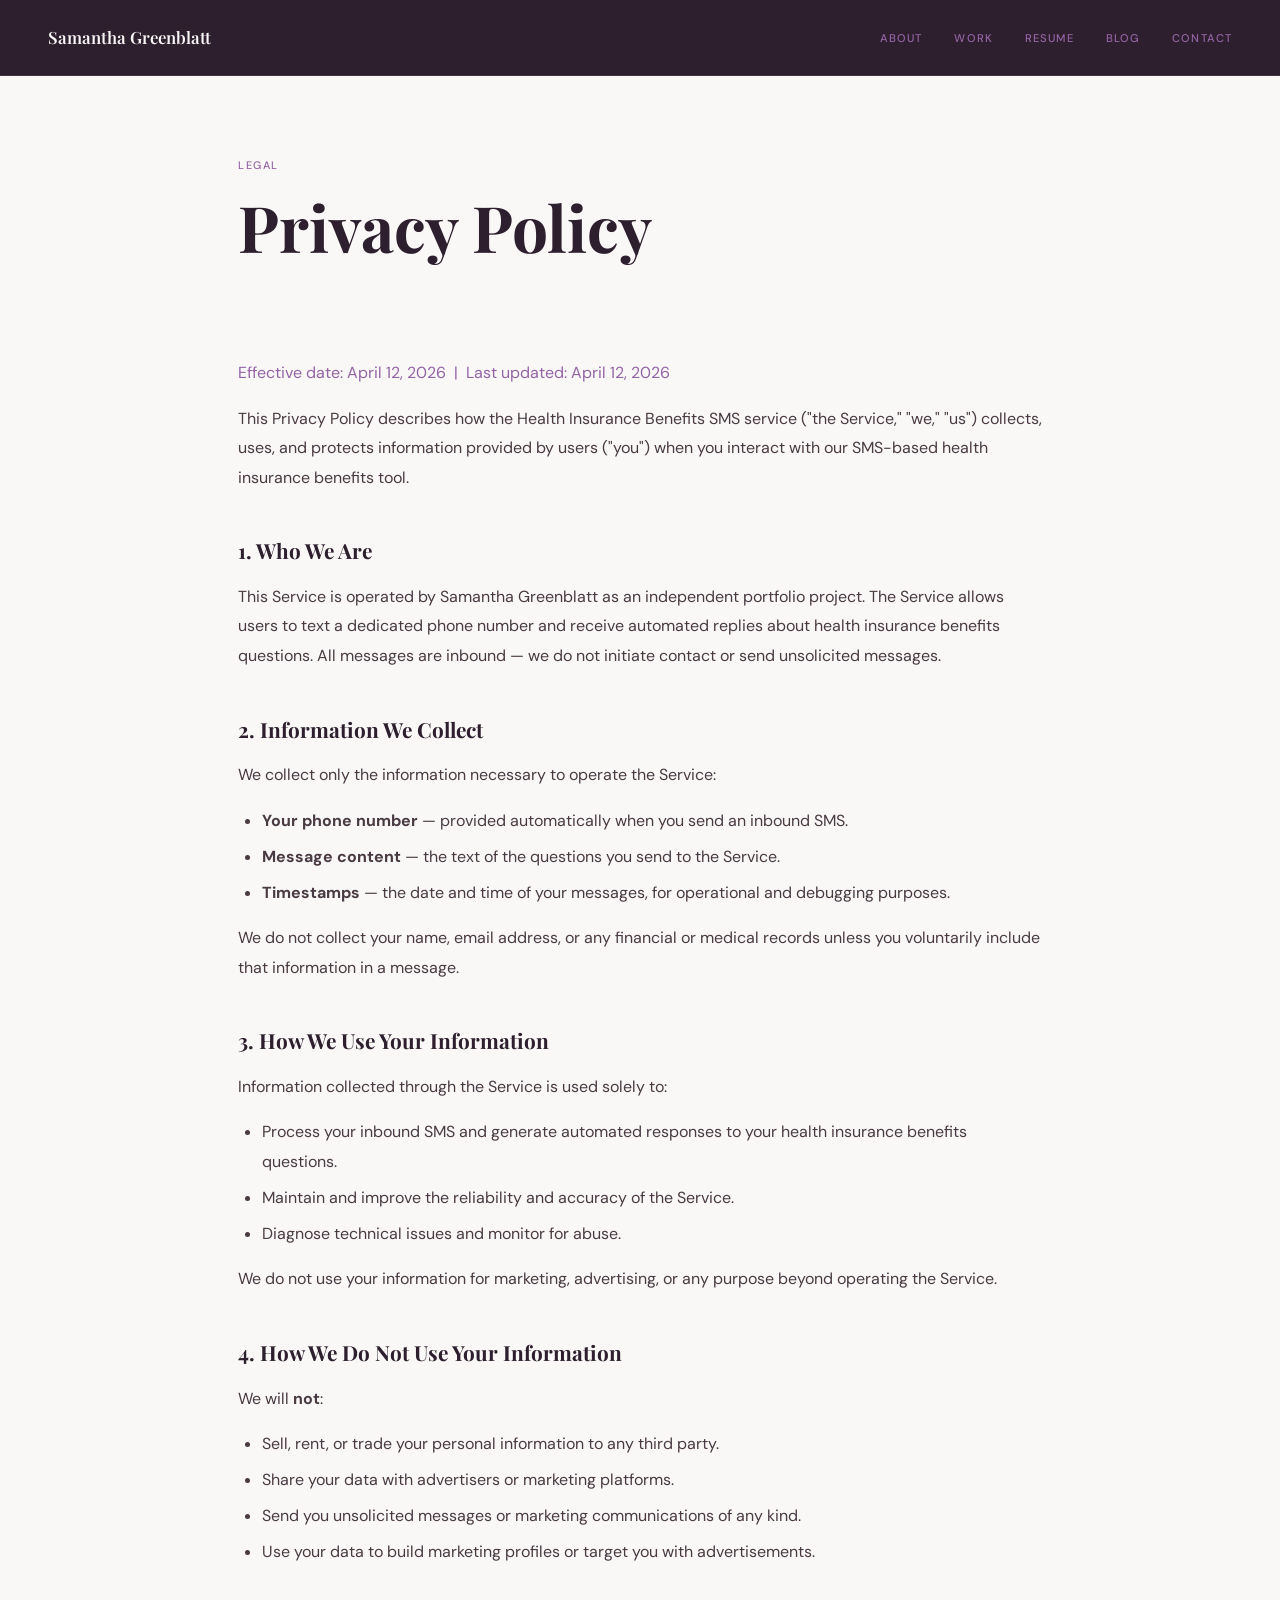
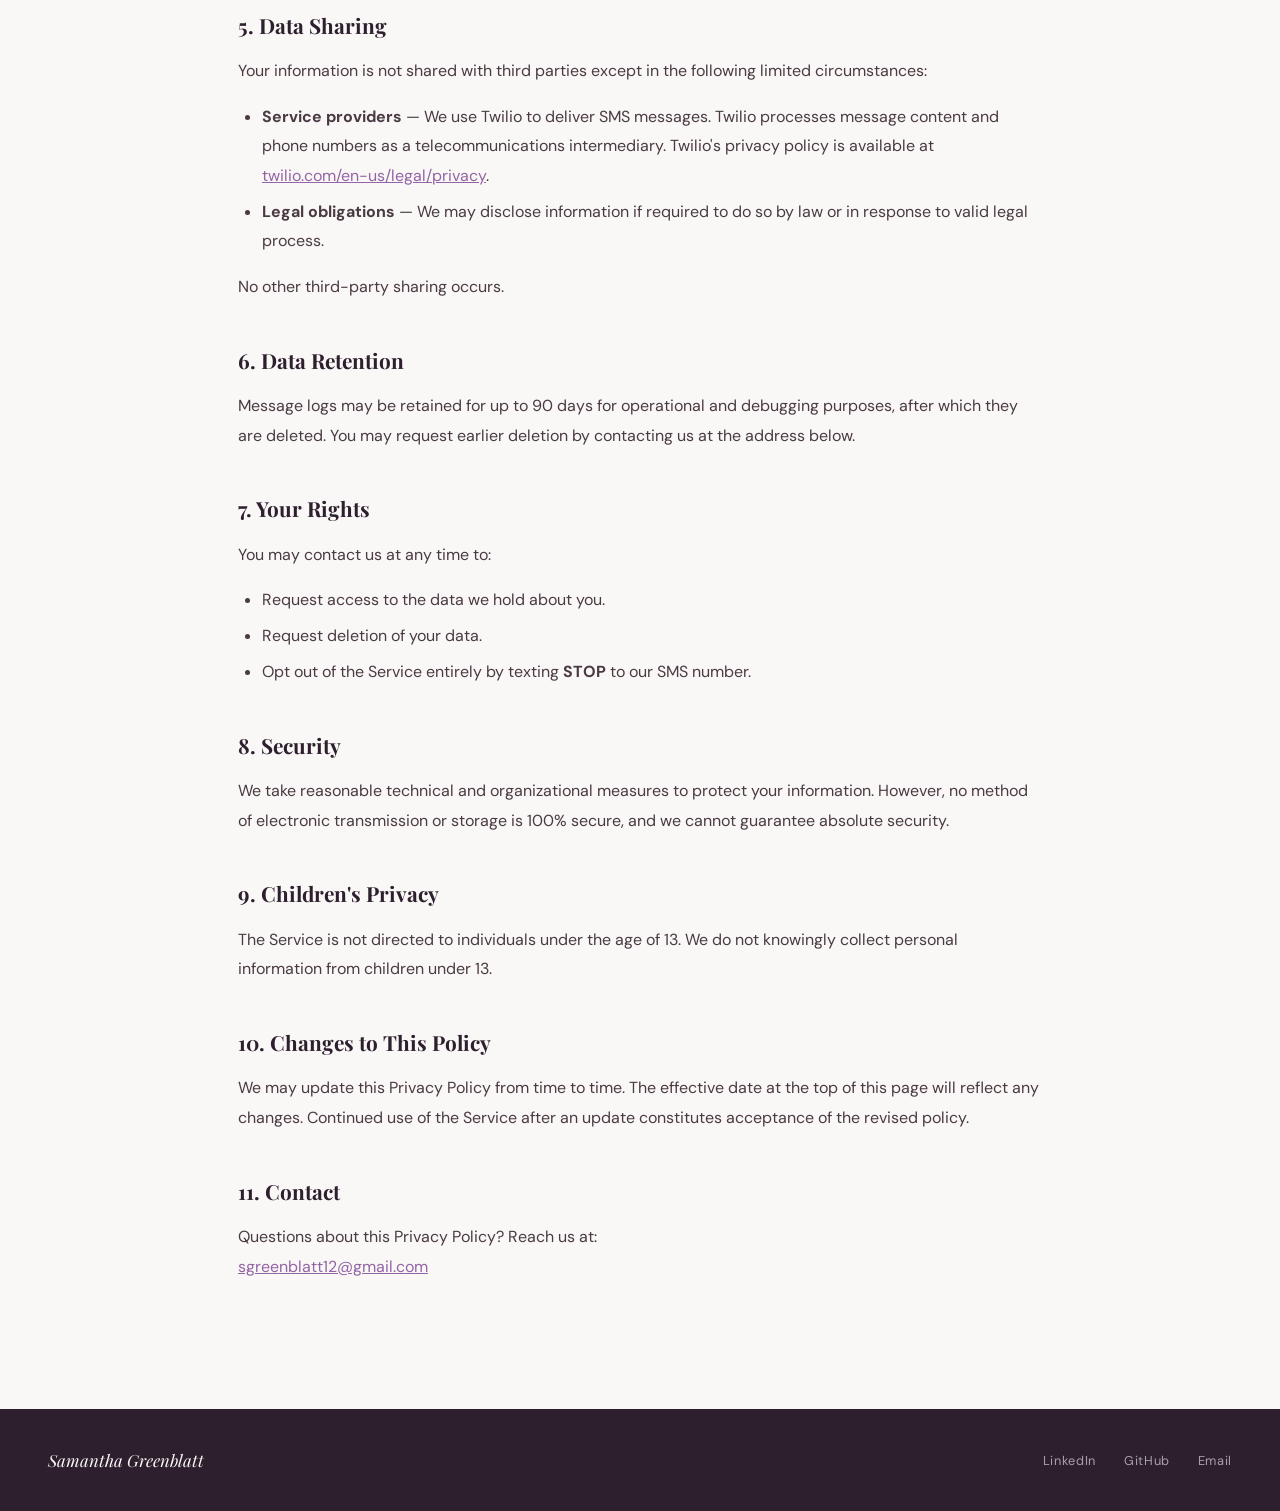
<file: privacy-policy.html>
<!DOCTYPE html>
<html lang="en">
<head>
  <meta charset="UTF-8" />
  <meta name="viewport" content="width=device-width, initial-scale=1.0" />
  <title>Privacy Policy — Samantha Greenblatt</title>
  <link rel="icon" type="image/svg+xml" href="favicon.svg" />
  <meta property="og:title" content="Privacy Policy — Samantha Greenblatt" />
  <meta property="og:description" content="Privacy policy for the Health Insurance Benefits SMS tool." />
  <meta property="og:image" content="og-image.png" />
  <meta property="og:type" content="website" />
  <meta name="twitter:card" content="summary_large_image" />
  <link rel="stylesheet" href="styles.css" />
  <style>
    .policy-body h2 {
      font-family: var(--serif);
      font-size: 1.3rem;
      color: var(--headline);
      margin-top: 2.5rem;
      margin-bottom: 0.75rem;
    }
    .policy-body p {
      font-size: 1rem;
      line-height: 1.85;
      margin-bottom: 1rem;
    }
    .policy-body ul {
      list-style: disc;
      padding-left: 1.5rem;
      margin-bottom: 1rem;
    }
    .policy-body ul li {
      font-size: 1rem;
      line-height: 1.85;
      margin-bottom: 0.4rem;
    }
    .policy-meta {
      font-size: 0.82rem;
      color: var(--accent-muted);
      margin-bottom: 2rem;
    }
  </style>
</head>
<body>

  <!-- ── Navigation ── -->
  <nav class="site-nav">
    <a href="index.html" class="nav-logo">Samantha Greenblatt</a>
    <ul class="nav-links">
      <li><a href="about.html">About</a></li>
      <li><a href="work.html">Work</a></li>
      <li><a href="resume.html">Resume</a></li>
      <li><a href="https://substack.com/@samanthagreenblatt" target="_blank" rel="noopener">Blog</a></li>
      <li><a href="contact.html">Contact</a></li>
    </ul>
  </nav>

  <!-- ── Page header ── -->
  <header class="page-header">
    <span class="eyebrow">Legal</span>
    <h1>Privacy Policy</h1>
  </header>

  <!-- ── Body ── -->
  <main class="page-body policy-body">
    <p class="policy-meta">Effective date: April 12, 2026 &nbsp;|&nbsp; Last updated: April 12, 2026</p>

    <p>This Privacy Policy describes how the Health Insurance Benefits SMS service ("the Service," "we," "us") collects, uses, and protects information provided by users ("you") when you interact with our SMS-based health insurance benefits tool.</p>

    <h2>1. Who We Are</h2>
    <p>This Service is operated by Samantha Greenblatt as an independent portfolio project. The Service allows users to text a dedicated phone number and receive automated replies about health insurance benefits questions. All messages are inbound — we do not initiate contact or send unsolicited messages.</p>

    <h2>2. Information We Collect</h2>
    <p>We collect only the information necessary to operate the Service:</p>
    <ul>
      <li><strong>Your phone number</strong> — provided automatically when you send an inbound SMS.</li>
      <li><strong>Message content</strong> — the text of the questions you send to the Service.</li>
      <li><strong>Timestamps</strong> — the date and time of your messages, for operational and debugging purposes.</li>
    </ul>
    <p>We do not collect your name, email address, or any financial or medical records unless you voluntarily include that information in a message.</p>

    <h2>3. How We Use Your Information</h2>
    <p>Information collected through the Service is used solely to:</p>
    <ul>
      <li>Process your inbound SMS and generate automated responses to your health insurance benefits questions.</li>
      <li>Maintain and improve the reliability and accuracy of the Service.</li>
      <li>Diagnose technical issues and monitor for abuse.</li>
    </ul>
    <p>We do not use your information for marketing, advertising, or any purpose beyond operating the Service.</p>

    <h2>4. How We Do Not Use Your Information</h2>
    <p>We will <strong>not</strong>:</p>
    <ul>
      <li>Sell, rent, or trade your personal information to any third party.</li>
      <li>Share your data with advertisers or marketing platforms.</li>
      <li>Send you unsolicited messages or marketing communications of any kind.</li>
      <li>Use your data to build marketing profiles or target you with advertisements.</li>
    </ul>

    <h2>5. Data Sharing</h2>
    <p>Your information is not shared with third parties except in the following limited circumstances:</p>
    <ul>
      <li><strong>Service providers</strong> — We use Twilio to deliver SMS messages. Twilio processes message content and phone numbers as a telecommunications intermediary. Twilio's privacy policy is available at <a href="https://www.twilio.com/en-us/legal/privacy" target="_blank" rel="noopener">twilio.com/en-us/legal/privacy</a>.</li>
      <li><strong>Legal obligations</strong> — We may disclose information if required to do so by law or in response to valid legal process.</li>
    </ul>
    <p>No other third-party sharing occurs.</p>

    <h2>6. Data Retention</h2>
    <p>Message logs may be retained for up to 90 days for operational and debugging purposes, after which they are deleted. You may request earlier deletion by contacting us at the address below.</p>

    <h2>7. Your Rights</h2>
    <p>You may contact us at any time to:</p>
    <ul>
      <li>Request access to the data we hold about you.</li>
      <li>Request deletion of your data.</li>
      <li>Opt out of the Service entirely by texting <strong>STOP</strong> to our SMS number.</li>
    </ul>

    <h2>8. Security</h2>
    <p>We take reasonable technical and organizational measures to protect your information. However, no method of electronic transmission or storage is 100% secure, and we cannot guarantee absolute security.</p>

    <h2>9. Children's Privacy</h2>
    <p>The Service is not directed to individuals under the age of 13. We do not knowingly collect personal information from children under 13.</p>

    <h2>10. Changes to This Policy</h2>
    <p>We may update this Privacy Policy from time to time. The effective date at the top of this page will reflect any changes. Continued use of the Service after an update constitutes acceptance of the revised policy.</p>

    <h2>11. Contact</h2>
    <p>Questions about this Privacy Policy? Reach us at:<br />
    <a href="mailto:sgreenblatt12@gmail.com">sgreenblatt12@gmail.com</a></p>
  </main>

  <!-- ── Footer ── -->
  <footer class="site-footer">
    <span class="footer-name">Samantha Greenblatt</span>
    <nav class="footer-links">
      <a href="https://www.linkedin.com/in/samanthalgreenblatt/" target="_blank" rel="noopener">LinkedIn</a>
      <a href="https://github.com/samanthagreenblatt" target="_blank" rel="noopener">GitHub</a>
      <a href="mailto:sgreenblatt12@gmail.com">Email</a>
    </nav>
  </footer>

</body>
</html>
</file>
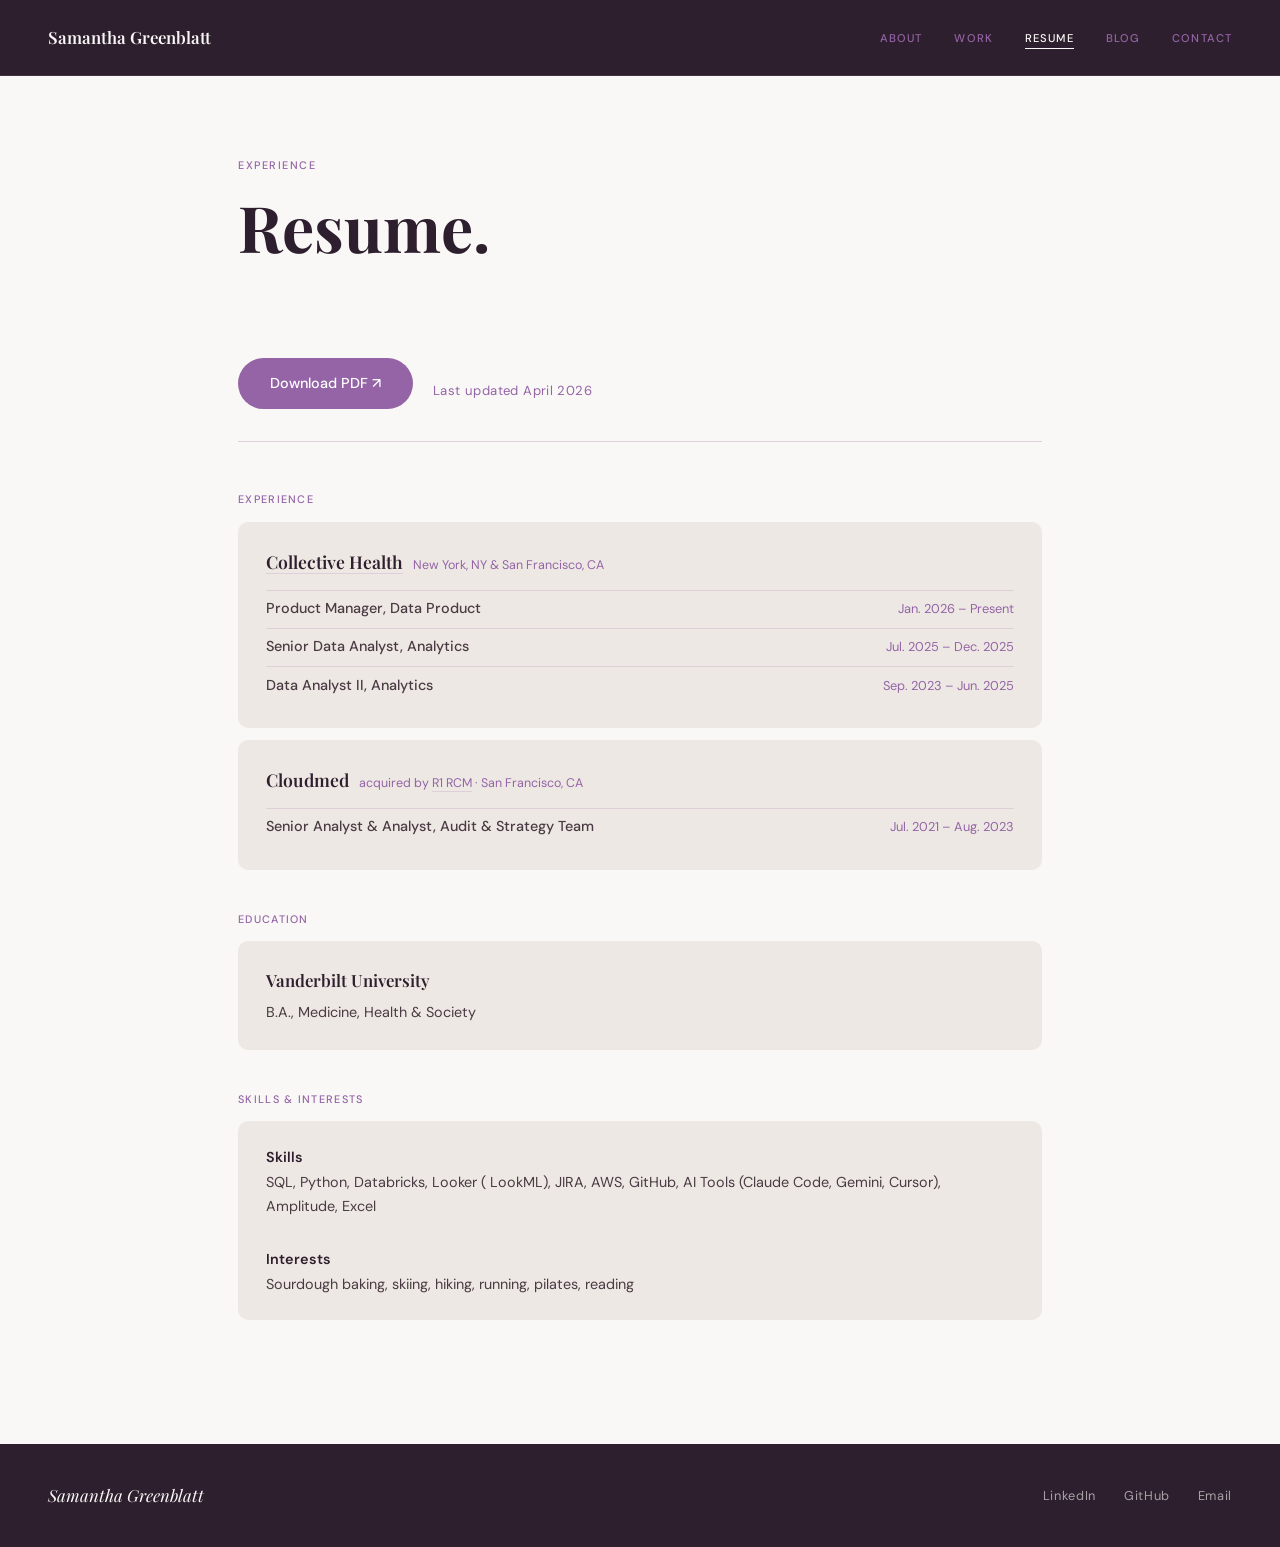
<file: resume.html>
<!DOCTYPE html>
<html lang="en">
<head>
  <meta charset="UTF-8" />
  <meta name="viewport" content="width=device-width, initial-scale=1.0" />
  <title>Resume — Samantha Greenblatt</title>
  <link rel="icon" type="image/svg+xml" href="favicon.svg" />
  <meta property="og:title" content="Resume — Samantha Greenblatt" />
  <meta property="og:description" content="Product Manager based in NYC. Building things that make complicated systems feel simple." />
  <meta property="og:image" content="og-image.png" />
  <meta property="og:type" content="website" />
  <meta name="twitter:card" content="summary_large_image" />
  <link rel="stylesheet" href="styles.css" />
  <style>
    .resume-download {
      display: flex;
      align-items: center;
      gap: 1.25rem;
      margin-bottom: 3rem;
      padding-bottom: 2rem;
      border-bottom: 1px solid var(--border);
    }

    .resume-note {
      font-size: 0.82rem;
      color: var(--accent-muted);
    }

    /* Section label above a group of cards */
    .resume-section-label {
      font-size: 0.68rem;
      letter-spacing: 0.12em;
      text-transform: uppercase;
      color: var(--accent-muted);
      font-weight: 500;
      margin-bottom: 0.75rem;
      margin-top: 2.5rem;
    }

    /* Card */
    .resume-card {
      background: var(--card-bg);
      border-radius: 10px;
      padding: 1.5rem 1.75rem;
      margin-bottom: 0.75rem;
    }

    .resume-company {
      font-family: var(--serif);
      font-size: 1.1rem;
      color: var(--headline);
      font-weight: 600;
      margin-bottom: 0.75rem;
    }

    .resume-company span {
      font-family: var(--sans);
      font-size: 0.78rem;
      font-weight: 400;
      color: var(--accent-muted);
      margin-left: 0.4rem;
    }

    .resume-role-row {
      display: flex;
      justify-content: space-between;
      align-items: baseline;
      gap: 1rem;
      flex-wrap: wrap;
      padding: 0.35rem 0;
      border-top: 1px solid var(--border);
    }

    .resume-role-row:first-of-type {
      margin-top: 0;
    }

    .resume-title {
      font-size: 0.9rem;
      font-weight: 500;
      color: var(--body-text);
    }

    .resume-dates {
      font-size: 0.8rem;
      color: var(--accent-muted);
      white-space: nowrap;
    }

    /* Education & Skills cards — slightly simpler */
    .resume-card p {
      font-size: 0.9rem;
      line-height: 1.7;
      color: var(--body-text);
    }

    .resume-card p strong {
      color: var(--headline);
      font-weight: 600;
    }

    .resume-card .edu-school {
      font-family: var(--serif);
      font-size: 1.05rem;
      color: var(--headline);
      font-weight: 600;
      margin-bottom: 0.25rem;
    }

    .resume-card .edu-degree {
      font-size: 0.9rem;
      color: var(--body-text);
    }
  </style>
</head>
<body>

  <!-- ── Navigation ── -->
  <nav class="site-nav">
    <a href="index.html" class="nav-logo">Samantha Greenblatt</a>
    <ul class="nav-links">
      <li><a href="about.html">About</a></li>
      <li><a href="work.html">Work</a></li>
      <li><a href="resume.html" class="active">Resume</a></li>
      <li><a href="https://substack.com/@samanthagreenblatt" target="_blank" rel="noopener">Blog</a></li>
      <li><a href="contact.html">Contact</a></li>
    </ul>
  </nav>

  <!-- ── Page header ── -->
  <header class="page-header">
    <span class="eyebrow">Experience</span>
    <h1>Resume.</h1>
  </header>

  <main class="page-body">

    <!-- PDF download -->
    <div class="resume-download">
      <a href="resume.pdf" target="_blank" rel="noopener" class="btn-primary">
        Download PDF ↗
      </a>
      <!-- FILL IN: update date when resume is refreshed -->
      <p class="resume-note">Last updated April 2026</p>
    </div>

    <!-- Experience -->
    <p class="resume-section-label">Experience</p>

    <div class="resume-card">
      <div class="resume-company"><a href="https://collectivehealth.com/" target="_blank" rel="noopener" style="color: inherit; text-decoration: none; border-bottom: 1px solid var(--border);">Collective Health</a> <span>New York, NY &amp; San Francisco, CA</span></div>
      <div class="resume-role-row">
        <span class="resume-title">Product Manager, Data Product</span>
        <span class="resume-dates">Jan. 2026 – Present</span>
      </div>
      <div class="resume-role-row">
        <span class="resume-title">Senior Data Analyst, Analytics</span>
        <span class="resume-dates">Jul. 2025 – Dec. 2025</span>
      </div>
      <div class="resume-role-row">
        <span class="resume-title">Data Analyst II, Analytics</span>
        <span class="resume-dates">Sep. 2023 – Jun. 2025</span>
      </div>
    </div>

    <div class="resume-card">
      <div class="resume-company">Cloudmed <span>acquired by <a href="https://www.r1rcm.com/" target="_blank" rel="noopener" style="color: inherit; text-decoration: none; border-bottom: 1px solid var(--border);">R1 RCM</a> · San Francisco, CA</span></div>
      <div class="resume-role-row">
        <span class="resume-title">Senior Analyst &amp; Analyst, Audit &amp; Strategy Team</span>
        <span class="resume-dates">Jul. 2021 – Aug. 2023</span>
      </div>
    </div>

    <!-- Education -->
    <p class="resume-section-label">Education</p>

    <div class="resume-card">
      <div class="edu-school">Vanderbilt University</div>
      <div class="edu-degree">B.A., Medicine, Health &amp; Society</div>
    </div>

    <!-- Skills & Interests -->
    <p class="resume-section-label">Skills &amp; Interests</p>

    <div class="resume-card">
      <!-- FILL IN: update skills as needed -->
      <p><strong>Skills</strong><br>SQL, Python, Databricks, Looker ( LookML), JIRA, AWS, GitHub, AI Tools (Claude Code, Gemini, Cursor), Amplitude, Excel</p>
      <br>
      <p><strong>Interests</strong><br>Sourdough baking, skiing, hiking, running, pilates, reading</p>
    </div>

  </main>

  <!-- ── Footer ── -->
  <footer class="site-footer">
    <span class="footer-name">Samantha Greenblatt</span>
    <nav class="footer-links">
      <a href="https://www.linkedin.com/in/samanthalgreenblatt/" target="_blank" rel="noopener">LinkedIn</a>
      <a href="https://github.com/samanthagreenblatt" target="_blank" rel="noopener">GitHub</a>
      <a href="mailto:sgreenblatt12@gmail.com">Email</a>
    </nav>
  </footer>

</body>
</html>
</file>
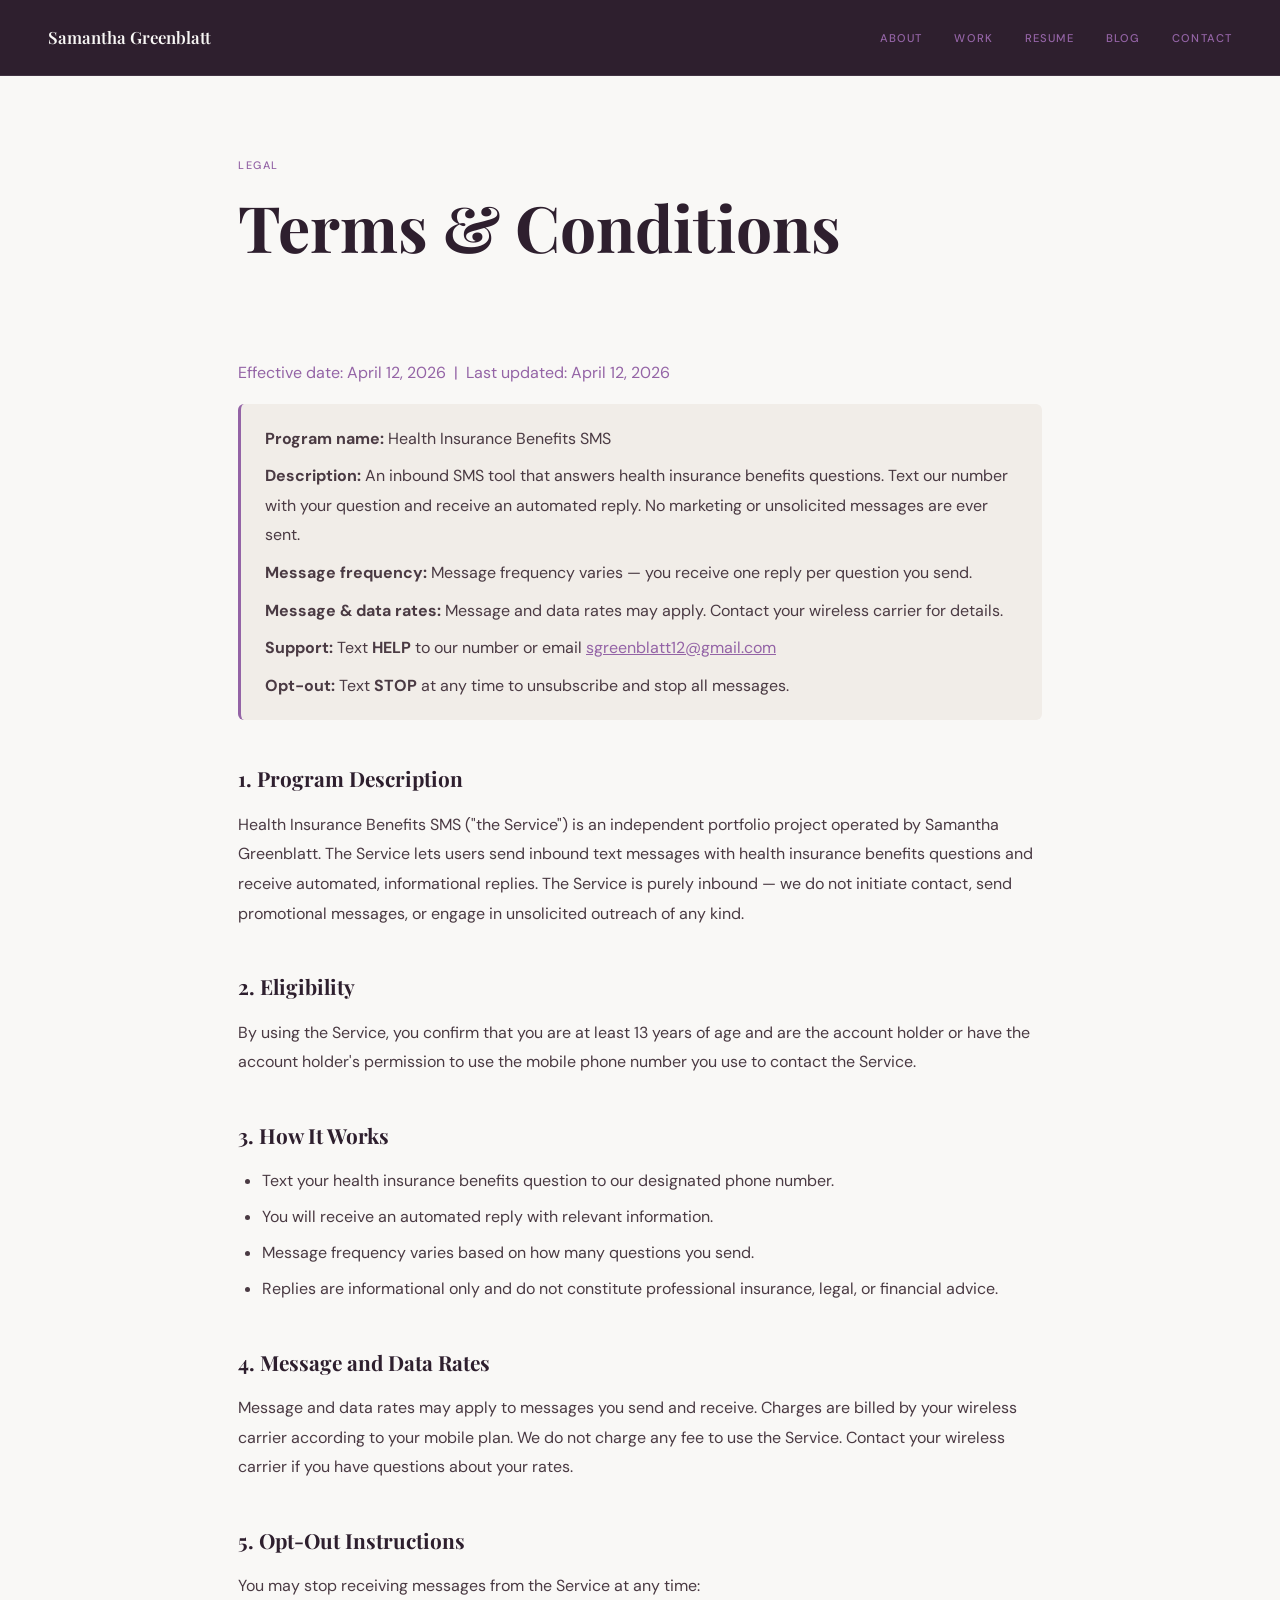
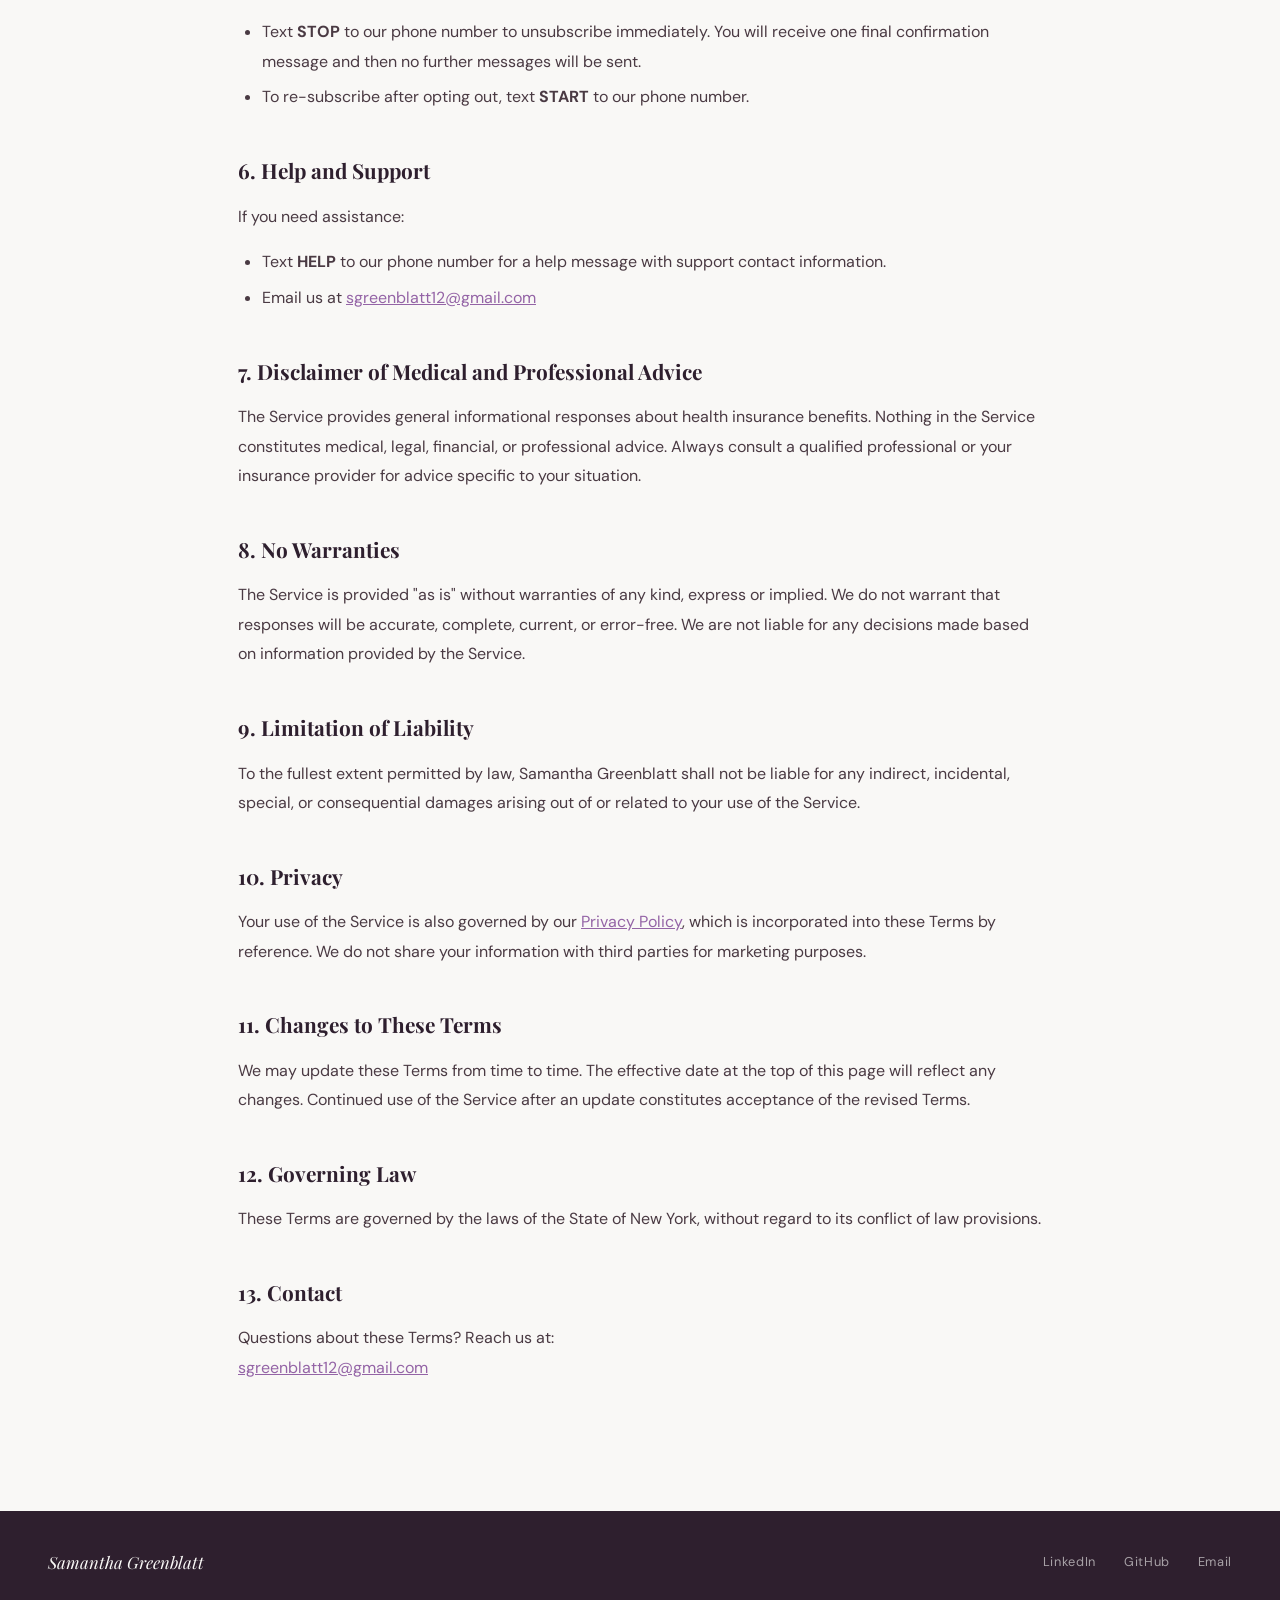
<file: terms.html>
<!DOCTYPE html>
<html lang="en">
<head>
  <meta charset="UTF-8" />
  <meta name="viewport" content="width=device-width, initial-scale=1.0" />
  <title>Terms &amp; Conditions — Samantha Greenblatt</title>
  <link rel="icon" type="image/svg+xml" href="favicon.svg" />
  <meta property="og:title" content="Terms &amp; Conditions — Samantha Greenblatt" />
  <meta property="og:description" content="Terms and conditions for the Health Insurance Benefits SMS tool." />
  <meta property="og:image" content="og-image.png" />
  <meta property="og:type" content="website" />
  <meta name="twitter:card" content="summary_large_image" />
  <link rel="stylesheet" href="styles.css" />
  <style>
    .policy-body h2 {
      font-family: var(--serif);
      font-size: 1.3rem;
      color: var(--headline);
      margin-top: 2.5rem;
      margin-bottom: 0.75rem;
    }
    .policy-body p {
      font-size: 1rem;
      line-height: 1.85;
      margin-bottom: 1rem;
    }
    .policy-body ul {
      list-style: disc;
      padding-left: 1.5rem;
      margin-bottom: 1rem;
    }
    .policy-body ul li {
      font-size: 1rem;
      line-height: 1.85;
      margin-bottom: 0.4rem;
    }
    .policy-meta {
      font-size: 0.82rem;
      color: var(--accent-muted);
      margin-bottom: 2rem;
    }
    .highlight-box {
      background: var(--hero-bg);
      border-left: 3px solid var(--accent);
      border-radius: 6px;
      padding: 1.25rem 1.5rem;
      margin-bottom: 1.5rem;
    }
    .highlight-box p {
      margin-bottom: 0.5rem;
    }
    .highlight-box p:last-child {
      margin-bottom: 0;
    }
  </style>
</head>
<body>

  <!-- ── Navigation ── -->
  <nav class="site-nav">
    <a href="index.html" class="nav-logo">Samantha Greenblatt</a>
    <ul class="nav-links">
      <li><a href="about.html">About</a></li>
      <li><a href="work.html">Work</a></li>
      <li><a href="resume.html">Resume</a></li>
      <li><a href="https://substack.com/@samanthagreenblatt" target="_blank" rel="noopener">Blog</a></li>
      <li><a href="contact.html">Contact</a></li>
    </ul>
  </nav>

  <!-- ── Page header ── -->
  <header class="page-header">
    <span class="eyebrow">Legal</span>
    <h1>Terms &amp; Conditions</h1>
  </header>

  <!-- ── Body ── -->
  <main class="page-body policy-body">
    <p class="policy-meta">Effective date: April 12, 2026 &nbsp;|&nbsp; Last updated: April 12, 2026</p>

    <div class="highlight-box">
      <p><strong>Program name:</strong> Health Insurance Benefits SMS</p>
      <p><strong>Description:</strong> An inbound SMS tool that answers health insurance benefits questions. Text our number with your question and receive an automated reply. No marketing or unsolicited messages are ever sent.</p>
      <p><strong>Message frequency:</strong> Message frequency varies — you receive one reply per question you send.</p>
      <p><strong>Message &amp; data rates:</strong> Message and data rates may apply. Contact your wireless carrier for details.</p>
      <p><strong>Support:</strong> Text <strong>HELP</strong> to our number or email <a href="mailto:sgreenblatt12@gmail.com">sgreenblatt12@gmail.com</a></p>
      <p><strong>Opt-out:</strong> Text <strong>STOP</strong> at any time to unsubscribe and stop all messages.</p>
    </div>

    <h2>1. Program Description</h2>
    <p>Health Insurance Benefits SMS ("the Service") is an independent portfolio project operated by Samantha Greenblatt. The Service lets users send inbound text messages with health insurance benefits questions and receive automated, informational replies. The Service is purely inbound — we do not initiate contact, send promotional messages, or engage in unsolicited outreach of any kind.</p>

    <h2>2. Eligibility</h2>
    <p>By using the Service, you confirm that you are at least 13 years of age and are the account holder or have the account holder's permission to use the mobile phone number you use to contact the Service.</p>

    <h2>3. How It Works</h2>
    <ul>
      <li>Text your health insurance benefits question to our designated phone number.</li>
      <li>You will receive an automated reply with relevant information.</li>
      <li>Message frequency varies based on how many questions you send.</li>
      <li>Replies are informational only and do not constitute professional insurance, legal, or financial advice.</li>
    </ul>

    <h2>4. Message and Data Rates</h2>
    <p>Message and data rates may apply to messages you send and receive. Charges are billed by your wireless carrier according to your mobile plan. We do not charge any fee to use the Service. Contact your wireless carrier if you have questions about your rates.</p>

    <h2>5. Opt-Out Instructions</h2>
    <p>You may stop receiving messages from the Service at any time:</p>
    <ul>
      <li>Text <strong>STOP</strong> to our phone number to unsubscribe immediately. You will receive one final confirmation message and then no further messages will be sent.</li>
      <li>To re-subscribe after opting out, text <strong>START</strong> to our phone number.</li>
    </ul>

    <h2>6. Help and Support</h2>
    <p>If you need assistance:</p>
    <ul>
      <li>Text <strong>HELP</strong> to our phone number for a help message with support contact information.</li>
      <li>Email us at <a href="mailto:sgreenblatt12@gmail.com">sgreenblatt12@gmail.com</a></li>
    </ul>

    <h2>7. Disclaimer of Medical and Professional Advice</h2>
    <p>The Service provides general informational responses about health insurance benefits. Nothing in the Service constitutes medical, legal, financial, or professional advice. Always consult a qualified professional or your insurance provider for advice specific to your situation.</p>

    <h2>8. No Warranties</h2>
    <p>The Service is provided "as is" without warranties of any kind, express or implied. We do not warrant that responses will be accurate, complete, current, or error-free. We are not liable for any decisions made based on information provided by the Service.</p>

    <h2>9. Limitation of Liability</h2>
    <p>To the fullest extent permitted by law, Samantha Greenblatt shall not be liable for any indirect, incidental, special, or consequential damages arising out of or related to your use of the Service.</p>

    <h2>10. Privacy</h2>
    <p>Your use of the Service is also governed by our <a href="privacy-policy.html">Privacy Policy</a>, which is incorporated into these Terms by reference. We do not share your information with third parties for marketing purposes.</p>

    <h2>11. Changes to These Terms</h2>
    <p>We may update these Terms from time to time. The effective date at the top of this page will reflect any changes. Continued use of the Service after an update constitutes acceptance of the revised Terms.</p>

    <h2>12. Governing Law</h2>
    <p>These Terms are governed by the laws of the State of New York, without regard to its conflict of law provisions.</p>

    <h2>13. Contact</h2>
    <p>Questions about these Terms? Reach us at:<br />
    <a href="mailto:sgreenblatt12@gmail.com">sgreenblatt12@gmail.com</a></p>
  </main>

  <!-- ── Footer ── -->
  <footer class="site-footer">
    <span class="footer-name">Samantha Greenblatt</span>
    <nav class="footer-links">
      <a href="https://www.linkedin.com/in/samanthalgreenblatt/" target="_blank" rel="noopener">LinkedIn</a>
      <a href="https://github.com/samanthagreenblatt" target="_blank" rel="noopener">GitHub</a>
      <a href="mailto:sgreenblatt12@gmail.com">Email</a>
    </nav>
  </footer>

</body>
</html>
</file>
<file: styles.css>
/* ============================================================
   Portfolio — Samantha Greenblatt
   Shared stylesheet
   ============================================================ */

/* ── Google Fonts ── */
@import url('https://fonts.googleapis.com/css2?family=Playfair+Display:ital,wght@0,400;0,600;0,700;1,400;1,600&family=DM+Sans:wght@300;400;500;600&display=swap');

/* ── Design tokens ── */
:root {
  --bg:            #F9F8F6;
  --hero-bg:       #F1EDE8;
  --card-bg:       #EDE8E3;
  --accent:        #9464A6;
  --accent-muted:  #9464A6;
  --border:        #DDD0D8;
  --headline:      #2e1f2e;
  --body-text:     #4A3A43;
  --nav-bg:        #2e1f2e;
  --footer-bg:     #2e1f2e;
  --footer-text:   #F9F8F6;
  --footer-muted:  rgba(249,248,246,0.6);

  --serif: 'Playfair Display', Georgia, serif;
  --sans:  'DM Sans', system-ui, sans-serif;

  --max-w: 900px;
  --pad-x: 3rem;
}

/* ── Reset ── */
*, *::before, *::after { box-sizing: border-box; margin: 0; padding: 0; }
img { display: block; max-width: 100%; }
a  { color: var(--accent); }
ul { list-style: none; }

/* ── Base ── */
html { scroll-behavior: smooth; }

body {
  background: var(--bg);
  font-family: var(--sans);
  font-size: 1rem;
  line-height: 1.8;
  color: var(--body-text);
}

/* ============================================================
   NAV
   ============================================================ */
.site-nav {
  position: sticky;
  top: 0;
  z-index: 100;
  background: var(--nav-bg);
  border-bottom: 1px solid rgba(206, 197, 216, 0.12);
  display: flex;
  align-items: center;
  justify-content: space-between;
  padding: 1.4rem var(--pad-x);
}

.nav-logo {
  font-family: var(--serif);
  font-size: 1.05rem;
  font-weight: 600;
  color: var(--footer-text);
  text-decoration: none;
  white-space: nowrap;
  transition: opacity 0.2s;
}
.nav-logo:hover { opacity: 0.75; }

.nav-links {
  display: flex;
  gap: 2rem;
}

.nav-links a {
  position: relative;
  font-size: 0.7rem;
  letter-spacing: 0.1em;
  text-transform: uppercase;
  font-weight: 500;
  color: var(--accent);
  text-decoration: none;
  transition: color 0.2s;
}

.nav-links a::after {
  content: '';
  position: absolute;
  left: 0;
  bottom: -4px;
  width: 0;
  height: 1px;
  background: var(--footer-text);
  transition: width 0.2s ease;
}

.nav-links a:hover,
.nav-links a.active {
  color: var(--footer-text);
}

.nav-links a:hover::after,
.nav-links a.active::after {
  width: 100%;
}

/* ============================================================
   FOOTER
   ============================================================ */
.site-footer {
  background: var(--footer-bg);
  padding: 2.25rem var(--pad-x);
  display: flex;
  align-items: center;
  justify-content: space-between;
  gap: 1.5rem;
}

.footer-name {
  font-family: var(--serif);
  font-style: italic;
  font-size: 1.05rem;
  color: var(--footer-text);
}

.footer-links {
  display: flex;
  gap: 1.75rem;
}

.footer-links a {
  font-size: 0.8rem;
  letter-spacing: 0.05em;
  color: var(--footer-muted);
  text-decoration: none;
  transition: color 0.2s;
}

.footer-links a:hover {
  color: var(--footer-text);
}

/* ============================================================
   SHARED UTILITIES
   ============================================================ */

/* Eyebrow label */
.eyebrow {
  display: block;
  font-size: 0.68rem;
  letter-spacing: 0.14em;
  text-transform: uppercase;
  font-weight: 500;
  color: var(--accent);
}

/* Pill button — outlined */
.btn-pill {
  display: inline-block;
  padding: 0.7rem 1.65rem;
  border: 1.5px solid var(--accent);
  border-radius: 100px;
  color: var(--accent);
  font-family: var(--sans);
  font-size: 0.85rem;
  font-weight: 500;
  letter-spacing: 0.02em;
  text-decoration: none;
  transition: background 0.2s, color 0.2s;
}

.btn-pill:hover {
  background: var(--accent);
  color: #fff;
}

/* Pill button — filled */
.btn-primary {
  display: inline-block;
  padding: 0.8rem 2rem;
  background: var(--accent);
  border-radius: 100px;
  color: #fff;
  font-family: var(--sans);
  font-size: 0.9rem;
  font-weight: 500;
  text-decoration: none;
  transition: background 0.2s;
}

.btn-primary:hover {
  background: var(--headline);
  color: #fff;
}

/* Tag chip */
.tag {
  display: inline-block;
  padding: 0.28rem 0.75rem;
  border: 1px solid var(--border);
  border-radius: 100px;
  font-size: 0.67rem;
  letter-spacing: 0.07em;
  text-transform: uppercase;
  color: var(--accent-muted);
  white-space: nowrap;
  flex-shrink: 0;
}

/* Inner-page header block */
.page-header {
  max-width: var(--max-w);
  margin: 0 auto;
  padding: 5rem var(--pad-x) 3rem;
}

.page-header .eyebrow { margin-bottom: 1rem; }

.page-header h1 {
  font-family: var(--serif);
  font-size: clamp(2.6rem, 5vw, 4.2rem);
  color: var(--headline);
  line-height: 1.1;
}

/* Inner-page body */
.page-body {
  max-width: var(--max-w);
  margin: 0 auto;
  padding: 3rem var(--pad-x) 7rem;
}

/* Coming-soon placeholder text */
.coming-soon p {
  font-size: 1.05rem;
  line-height: 1.9;
  max-width: 540px;
}

/* ============================================================
   HOME — HERO
   ============================================================ */
.hero {
  background: var(--hero-bg);
  padding: 7rem var(--pad-x) 6rem;
}

.hero-inner {
  max-width: var(--max-w);
  margin: 0 auto;
}

.hero .eyebrow { margin-bottom: 1.75rem; }

.hero h1 {
  font-family: var(--serif);
  font-size: clamp(3.2rem, 8vw, 5.75rem);
  color: var(--headline);
  line-height: 1.08;
  margin-bottom: 1.75rem;
}

.hero h1 em {
  font-style: italic;
  color: var(--accent);
}

.hero-bio {
  font-size: 1.08rem;
  line-height: 1.9;
  max-width: 560px;
  margin-bottom: 2.75rem;
}

/* ============================================================
   HOME — WORK PREVIEW
   ============================================================ */
.work-preview {
  max-width: var(--max-w);
  margin: 0 auto;
  padding: 6rem var(--pad-x);
}

.section-header {
  display: flex;
  align-items: baseline;
  gap: 1rem;
  margin-bottom: 0;
  padding-bottom: 1.25rem;
  border-bottom: 1px solid var(--border);
}

.section-header h2 {
  font-family: var(--serif);
  font-size: 2rem;
  color: var(--headline);
}

.section-label {
  font-size: 0.68rem;
  letter-spacing: 0.1em;
  text-transform: uppercase;
  color: var(--accent);
  font-weight: 500;
}

.case-list {
  margin-top: 0;
}

.case-row {
  display: flex;
  align-items: center;
  gap: 1.5rem;
  padding: 1.75rem 0;
  border-bottom: 1px solid var(--border);
  text-decoration: none;
  color: inherit;
  transition: padding-left 0.2s;
}

.case-row:hover { padding-left: 0.6rem; }
.case-row:hover .case-title { color: var(--accent); }

.case-num {
  font-family: var(--serif);
  font-size: 0.8rem;
  color: var(--accent);
  width: 2rem;
  flex-shrink: 0;
}

.case-title {
  font-family: var(--serif);
  font-size: 1.4rem;
  color: var(--headline);
  flex: 1;
  transition: color 0.2s;
  line-height: 1.3;
}

.case-title em { font-style: italic; }

/* ============================================================
   ABOUT PAGE
   ============================================================ */
.about-grid {
  display: grid;
  grid-template-columns: 1fr 1.15fr;
  gap: 4rem;
  align-items: start;
}

.about-photo {
  width: 100%;
  border-radius: 12px;
  box-shadow: 0 4px 28px rgba(34, 14, 31, 0.10);
}

.about-text h2 {
  font-family: var(--serif);
  font-size: 1.6rem;
  color: var(--headline);
  margin-bottom: 1.25rem;
}

.about-text p {
  font-size: 1.05rem;
  line-height: 1.9;
}

/* ============================================================
   RESUME PAGE
   ============================================================ */
.resume-section {
  margin-bottom: 3rem;
}

.resume-section h2 {
  font-family: var(--serif);
  font-size: 1.4rem;
  color: var(--headline);
  margin-bottom: 1rem;
}

.resume-note {
  margin-top: 0.9rem;
  font-size: 0.82rem;
  letter-spacing: 0.03em;
  color: var(--accent-muted);
}

/* ============================================================
   RESPONSIVE
   ============================================================ */
@media (max-width: 700px) {
  :root { --pad-x: 1.25rem; }

  .site-nav {
    flex-direction: column;
    align-items: flex-start;
    gap: 0.9rem;
    position: static;
  }

  .nav-links { gap: 1.1rem; flex-wrap: wrap; }

  .hero { padding: 4rem var(--pad-x) 3.5rem; }
  .work-preview { padding: 3.5rem var(--pad-x); }

  .about-grid {
    grid-template-columns: 1fr;
    gap: 2rem;
  }

  .site-footer {
    flex-direction: column;
    align-items: flex-start;
    gap: 1.1rem;
  }
}
</file>
